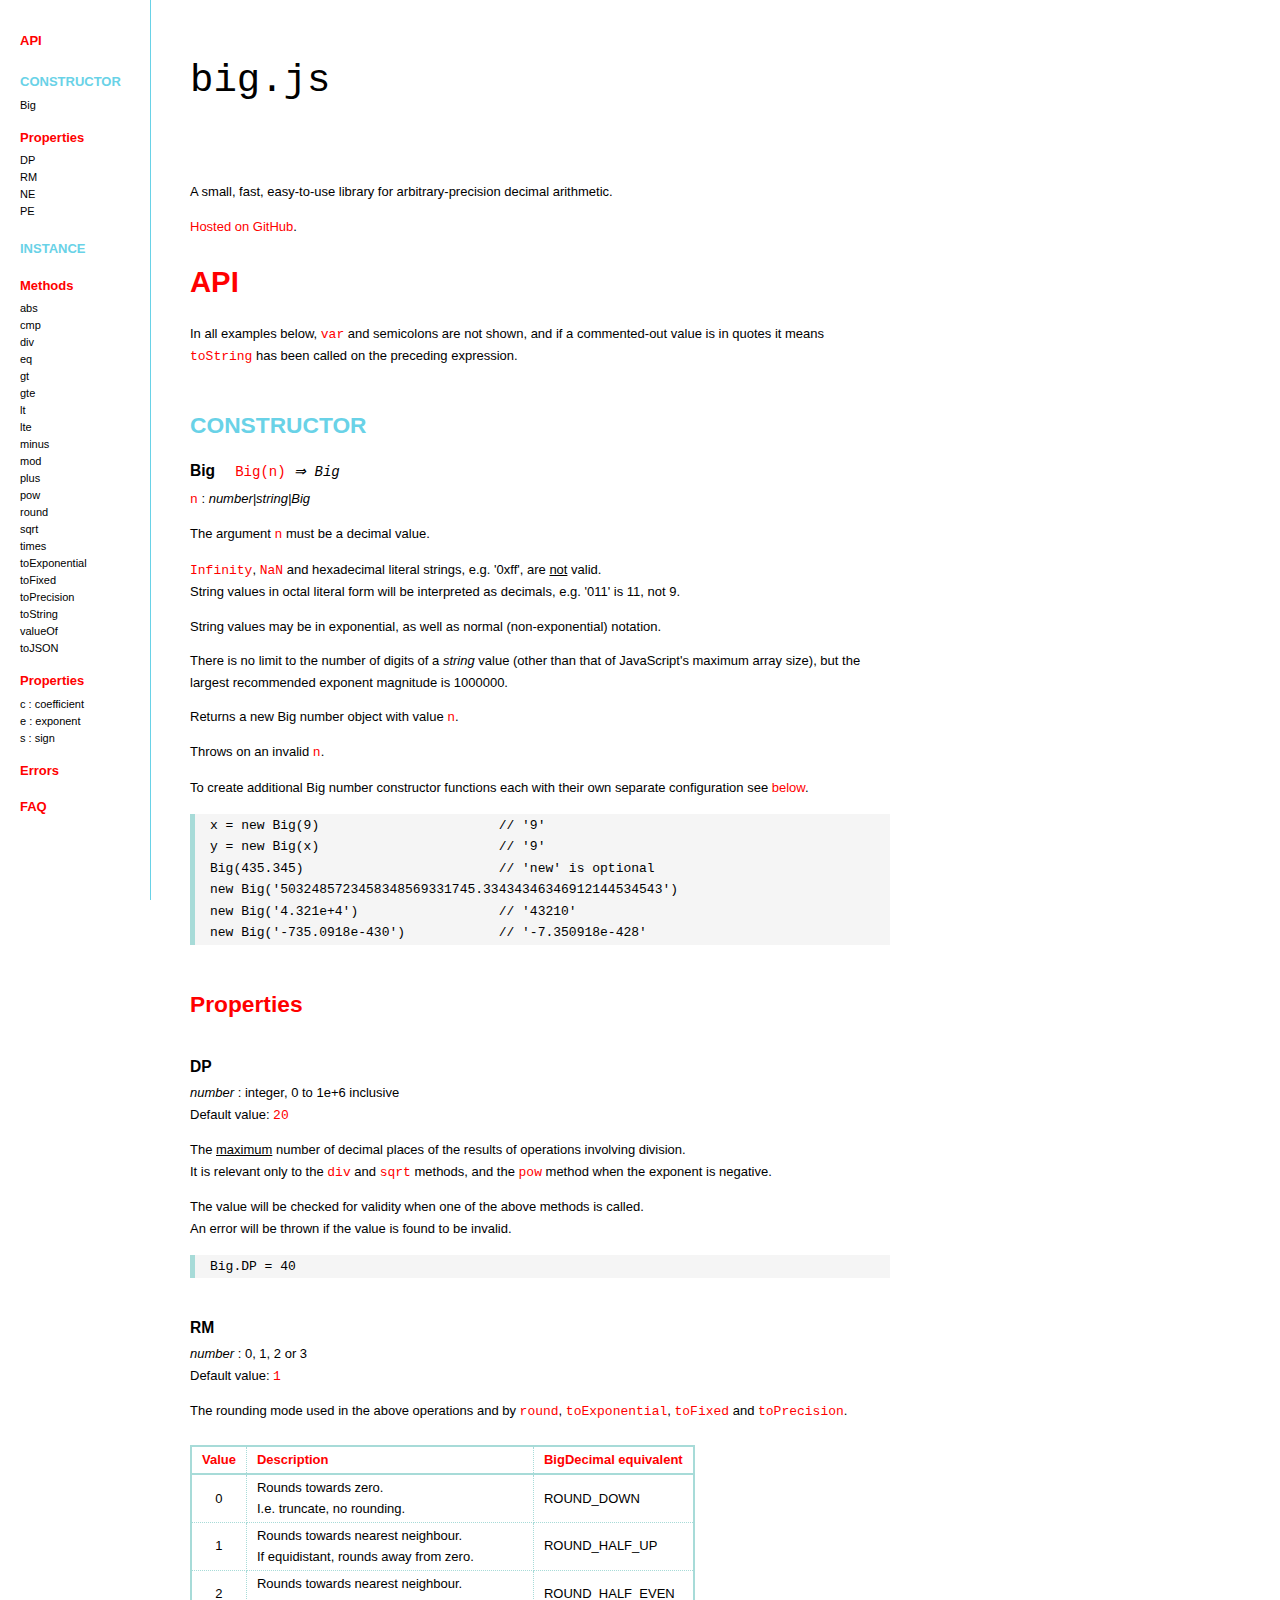
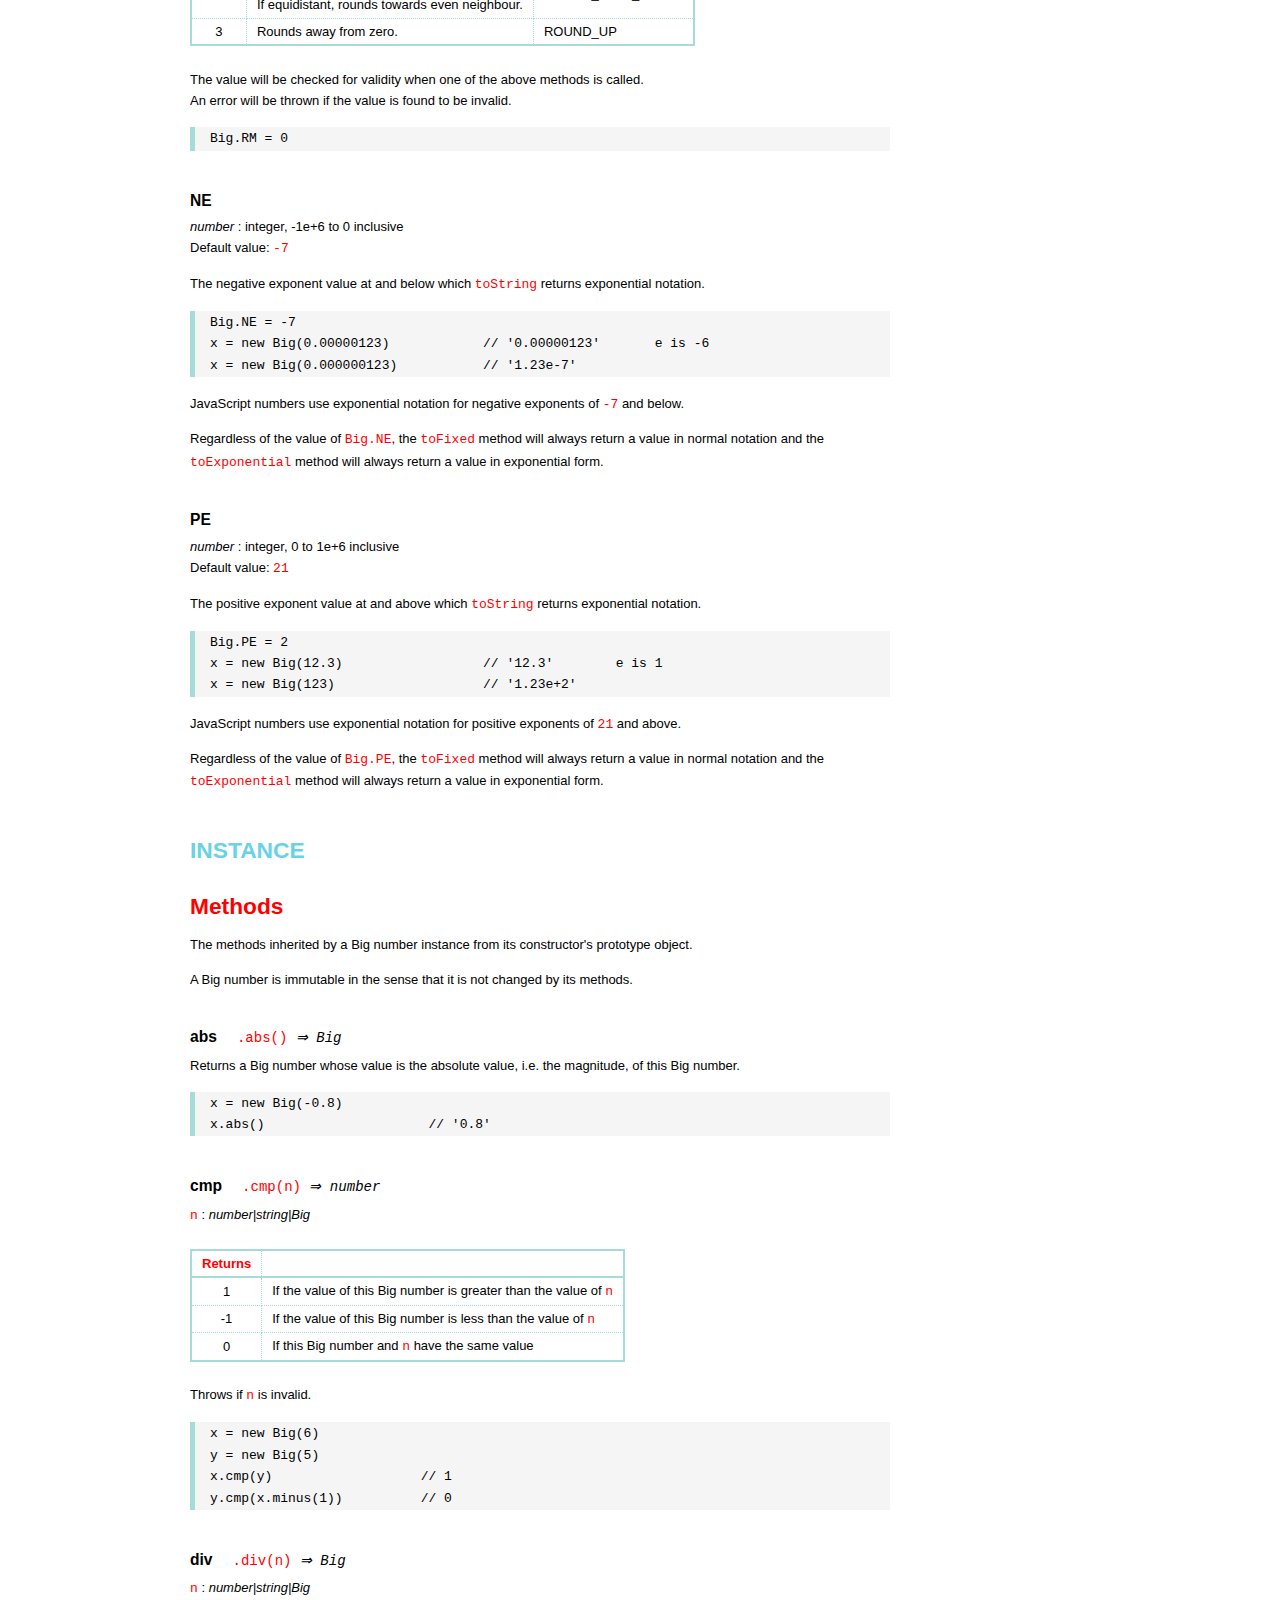
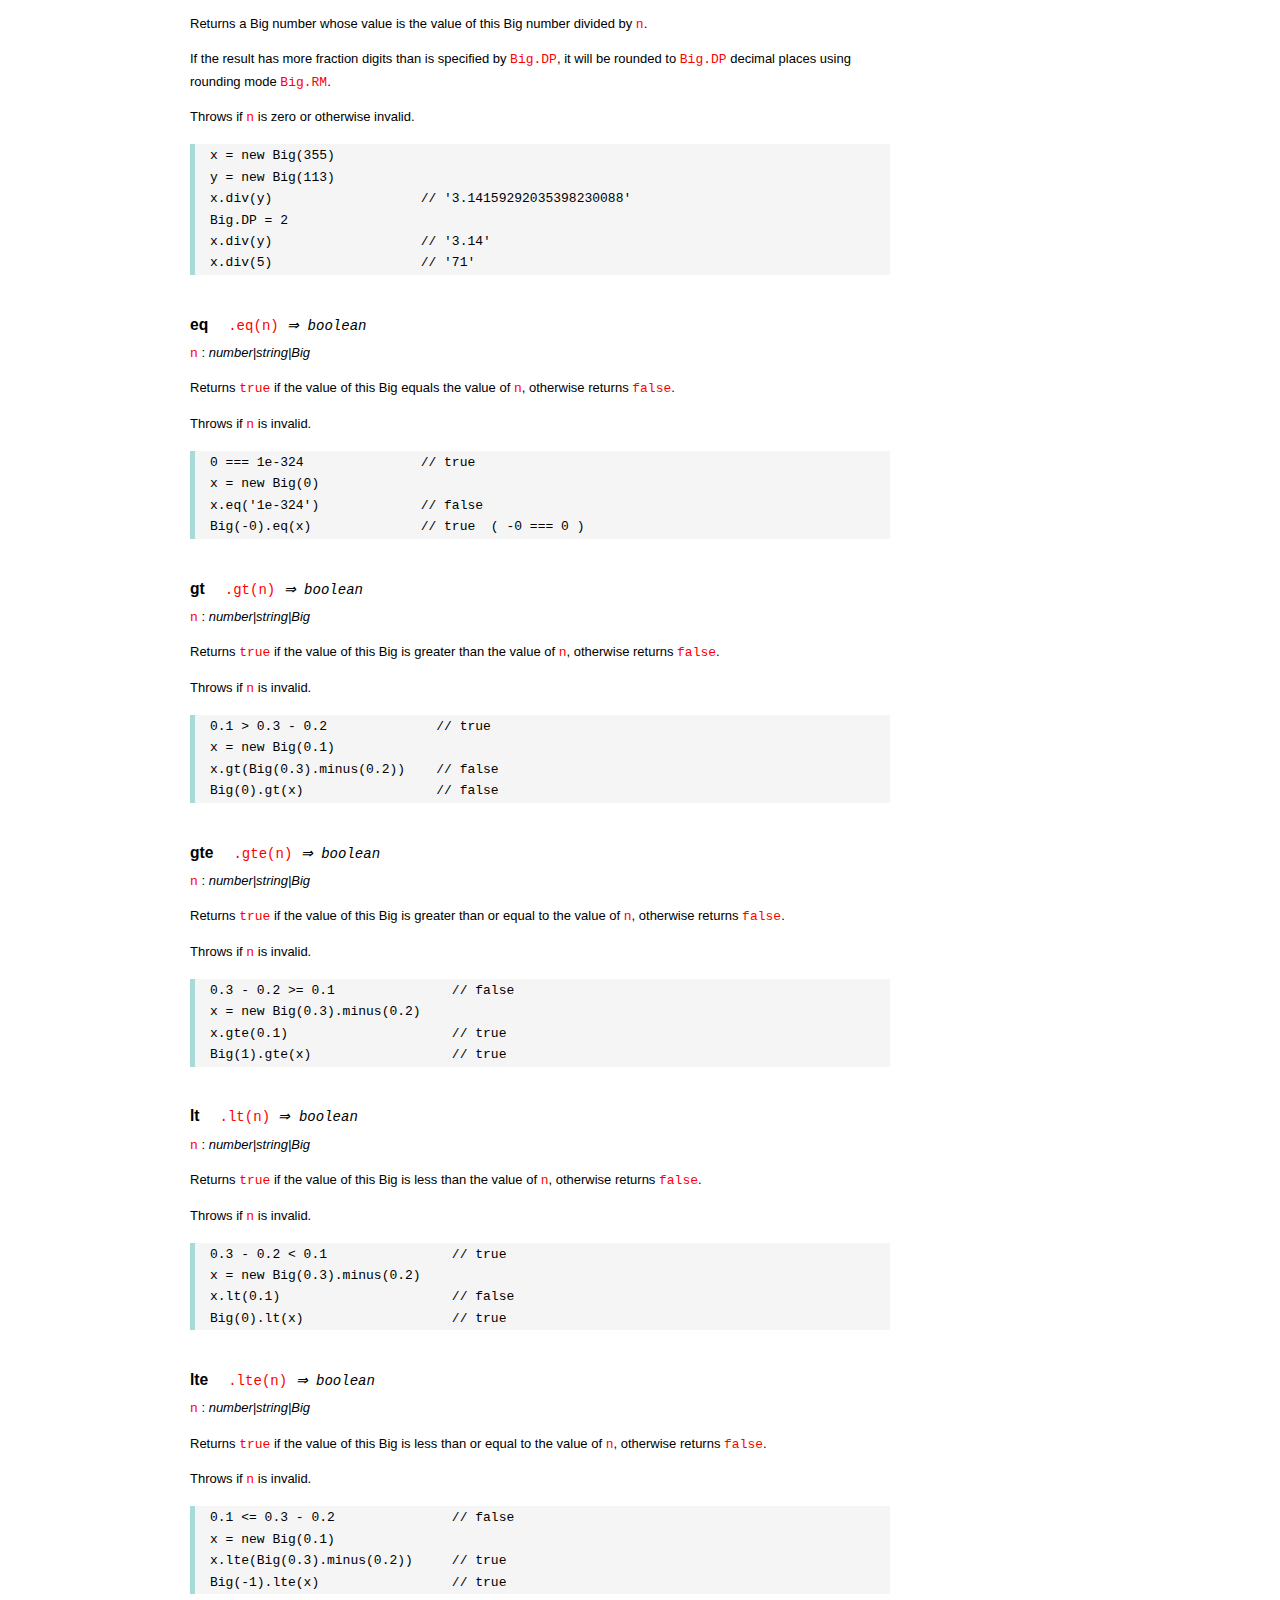
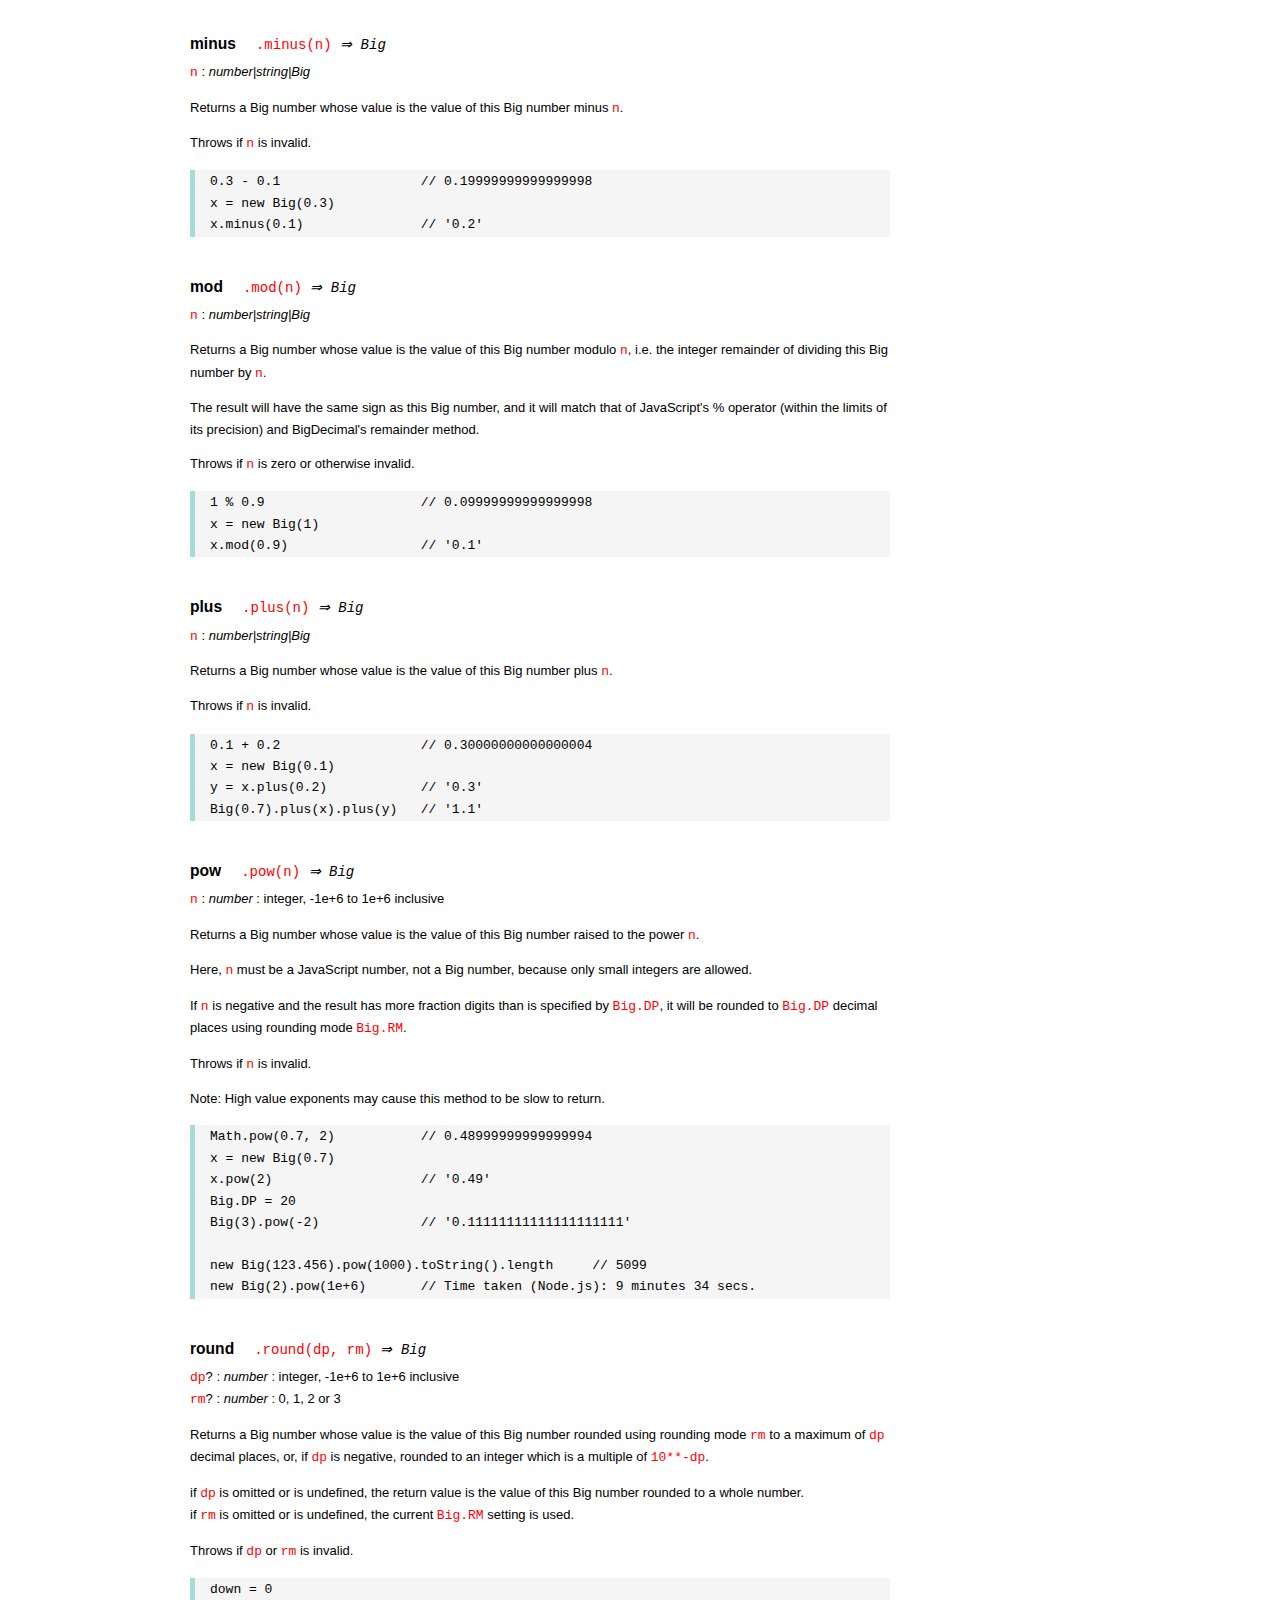
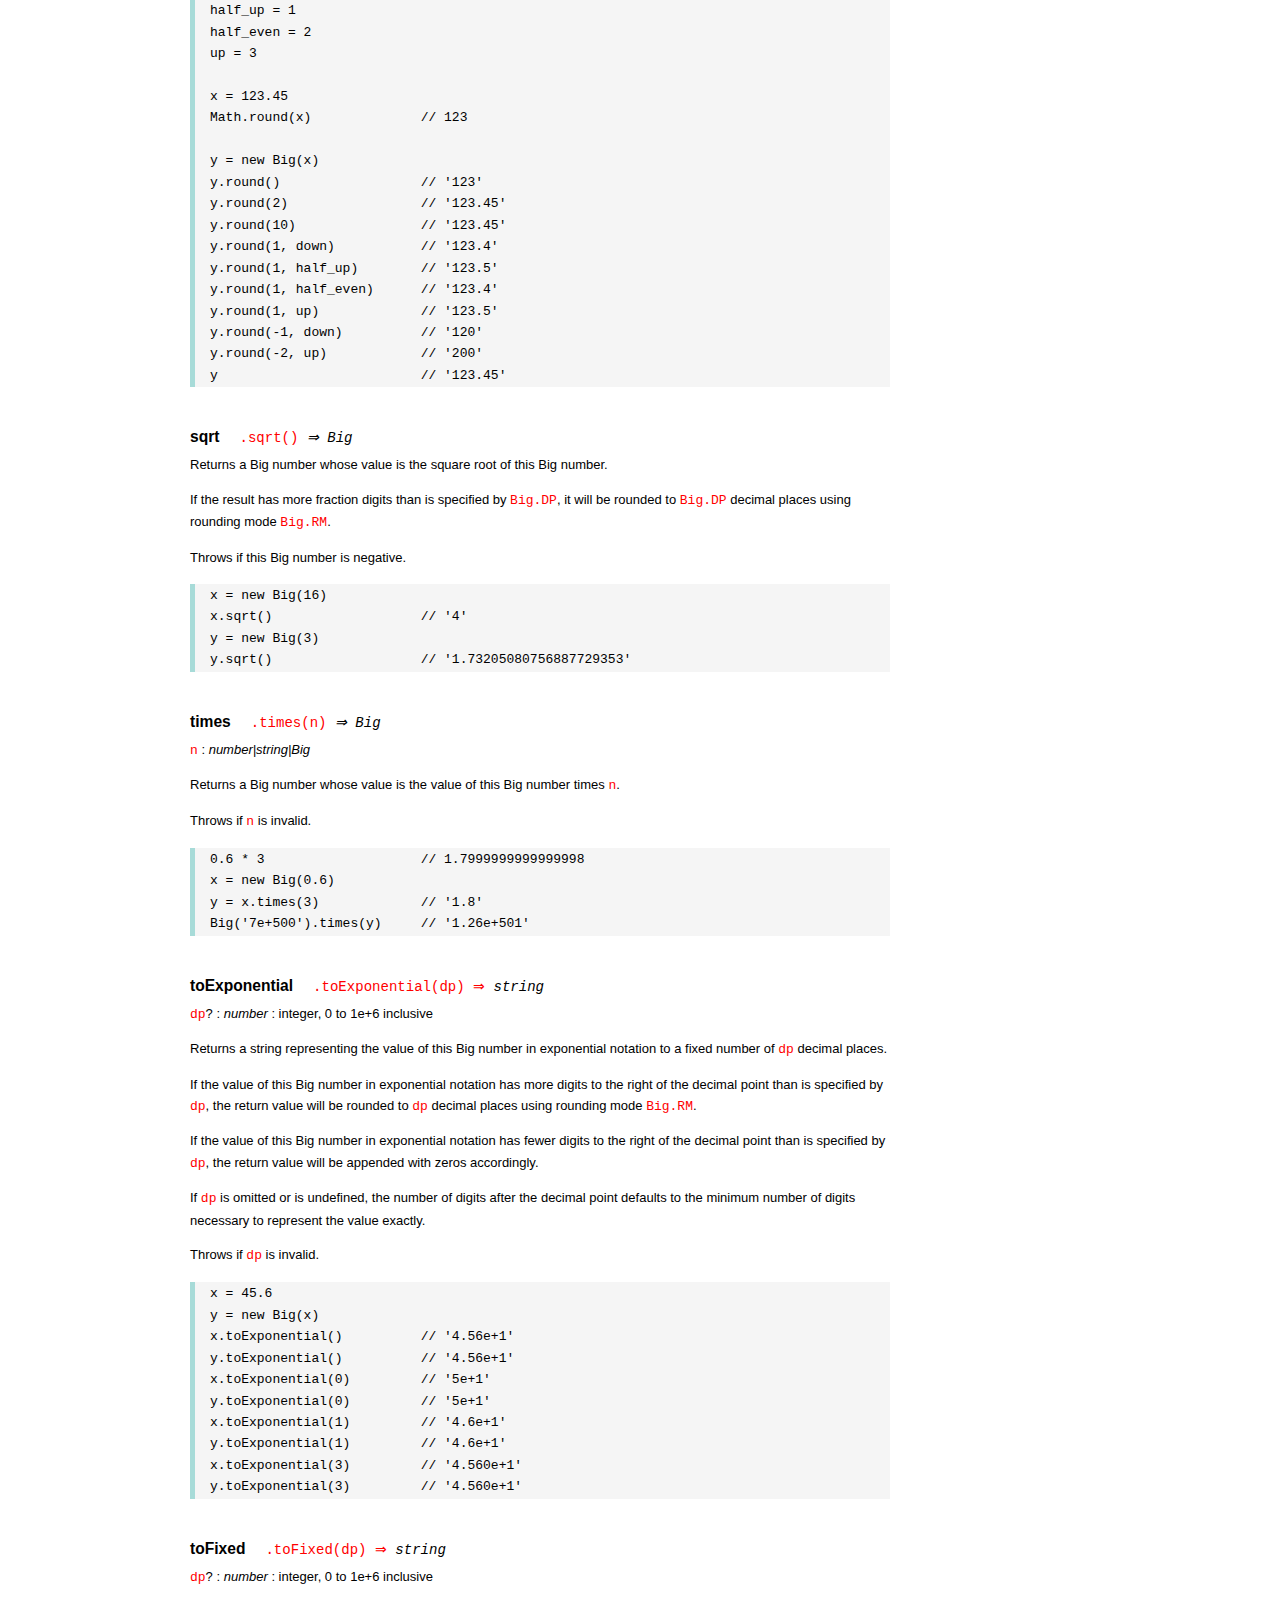
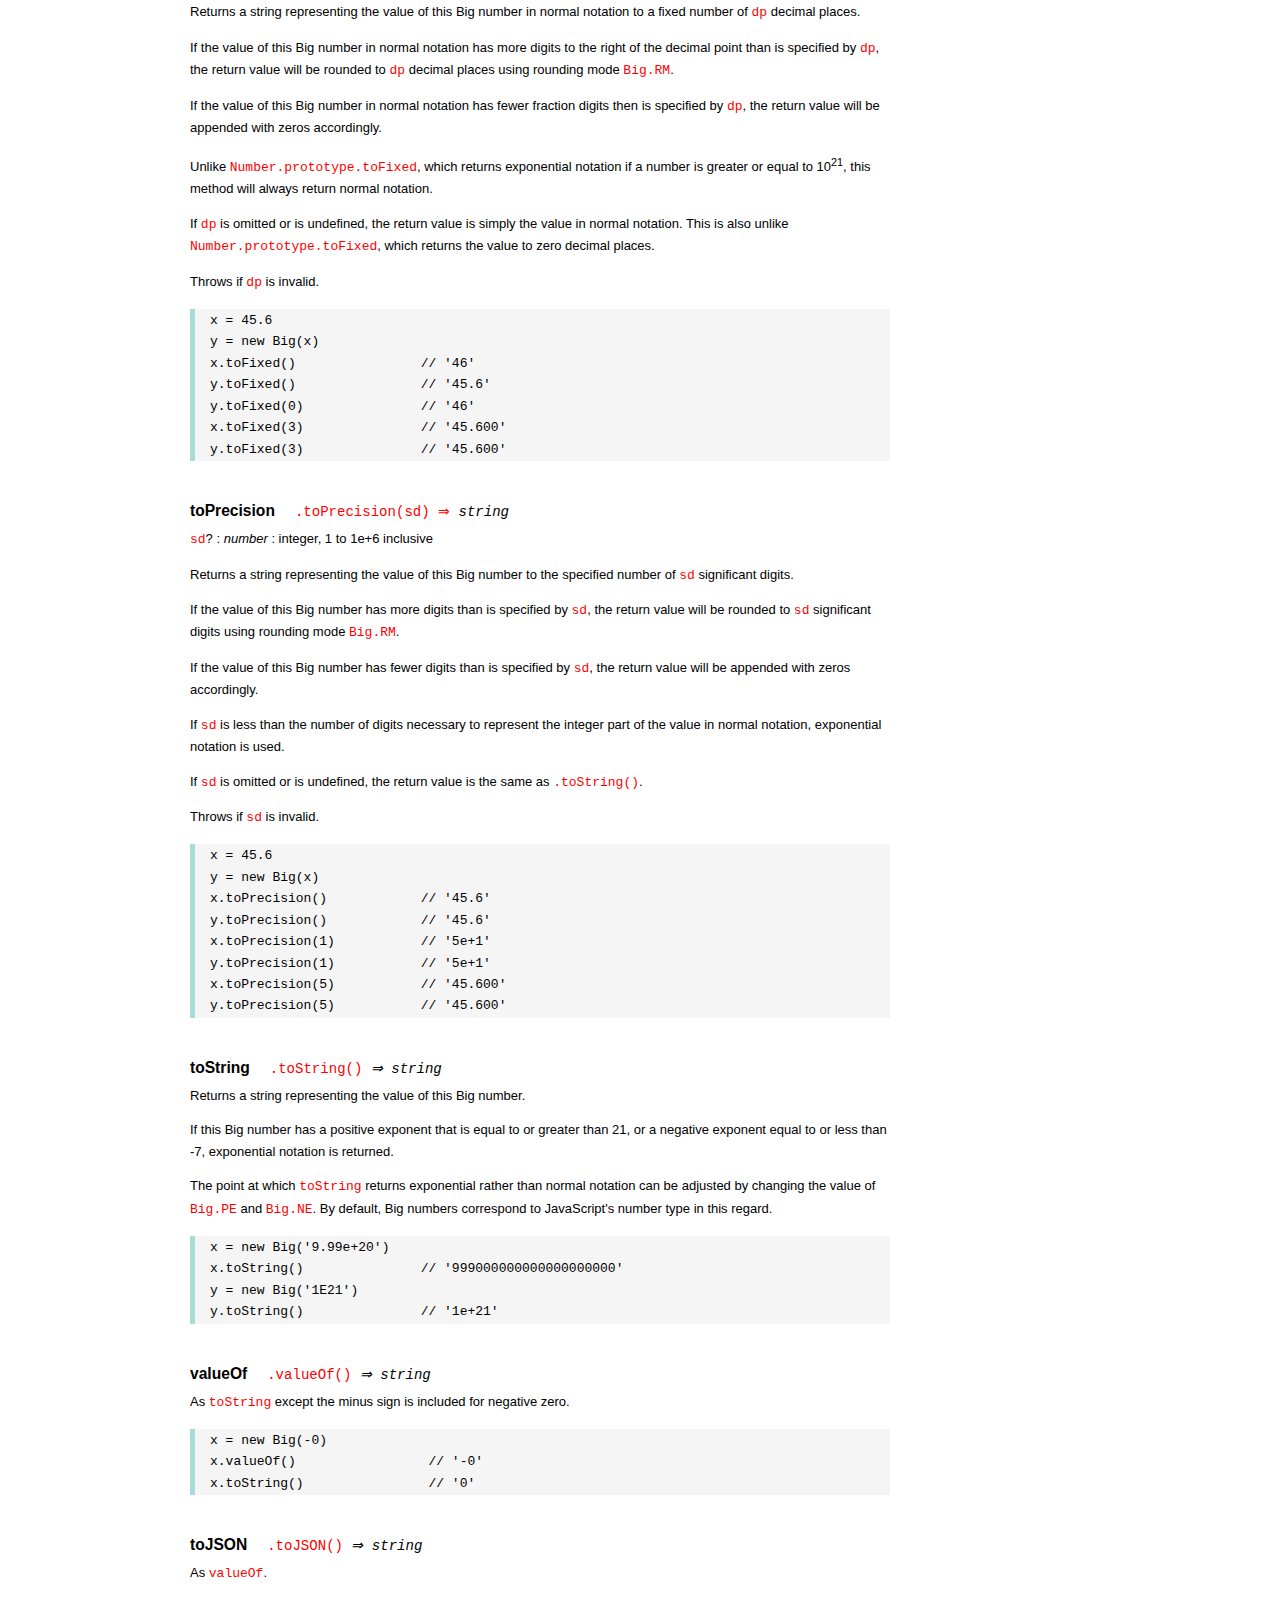
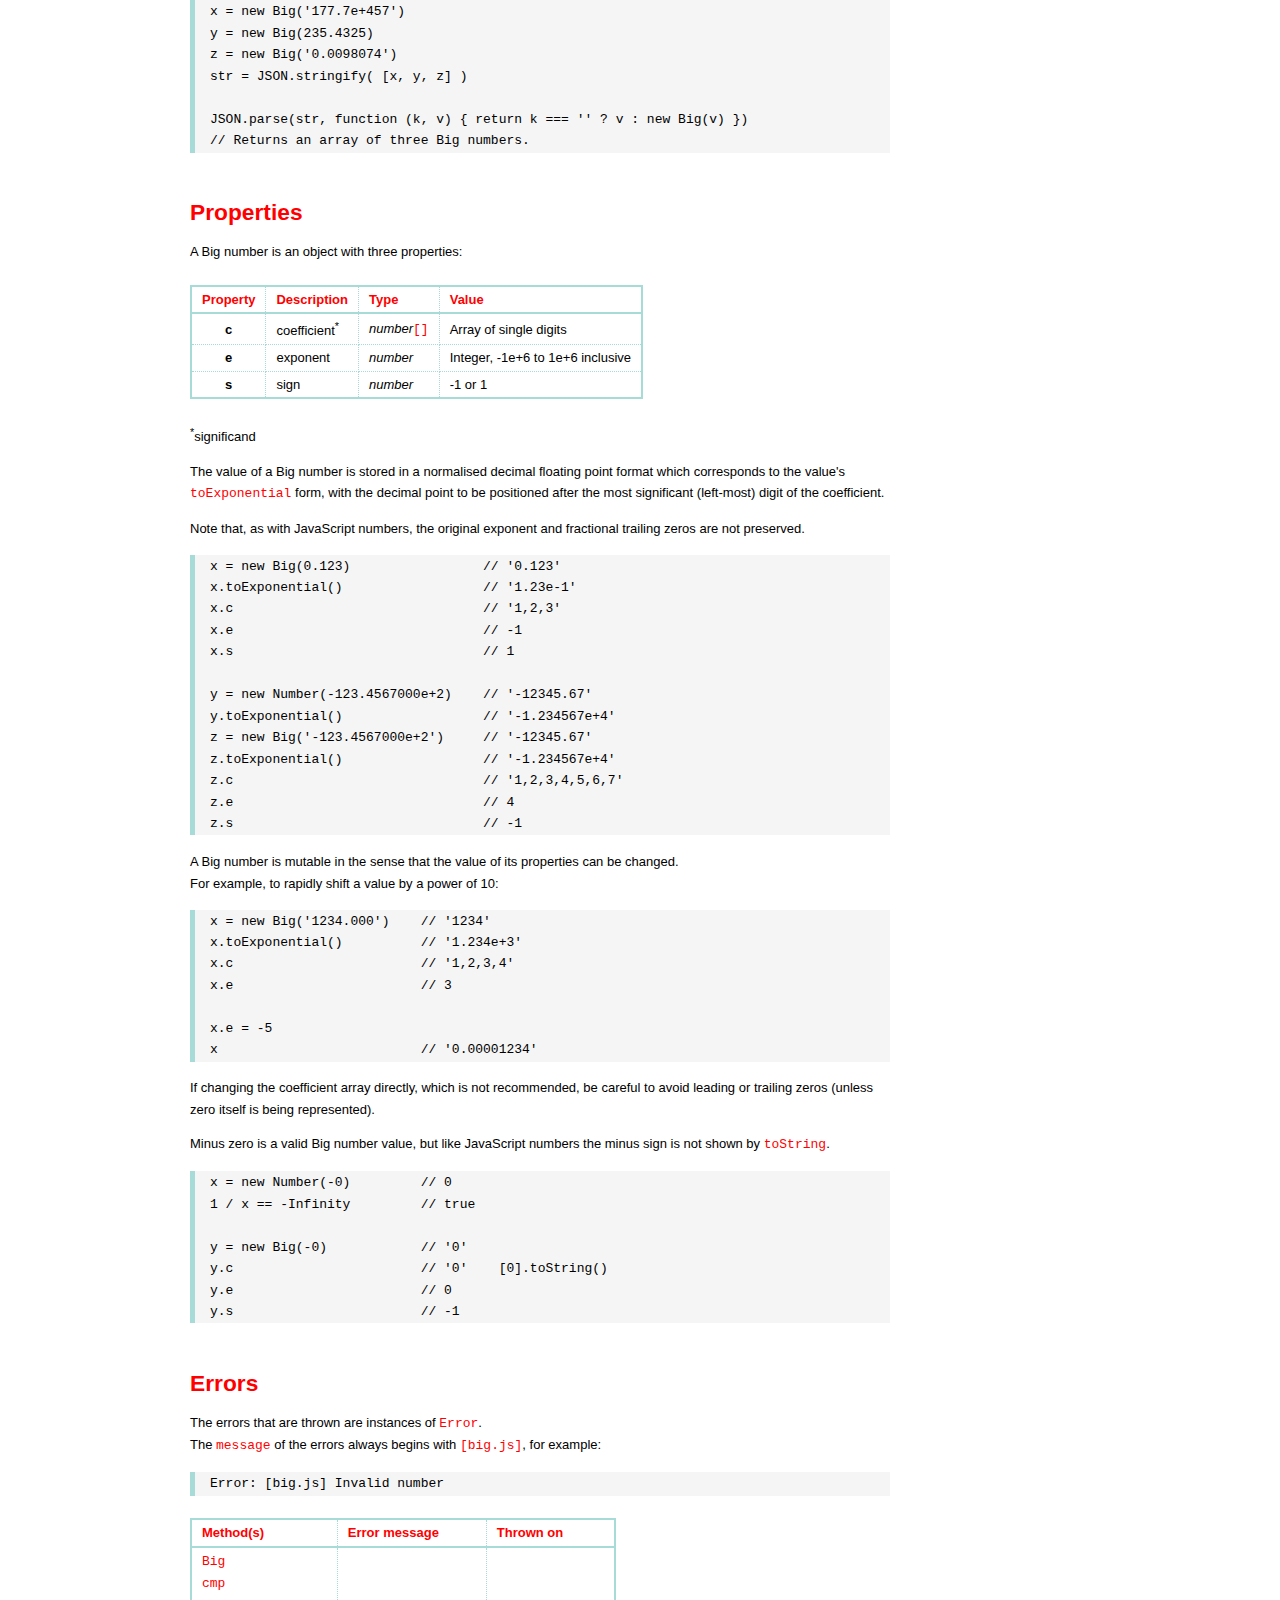
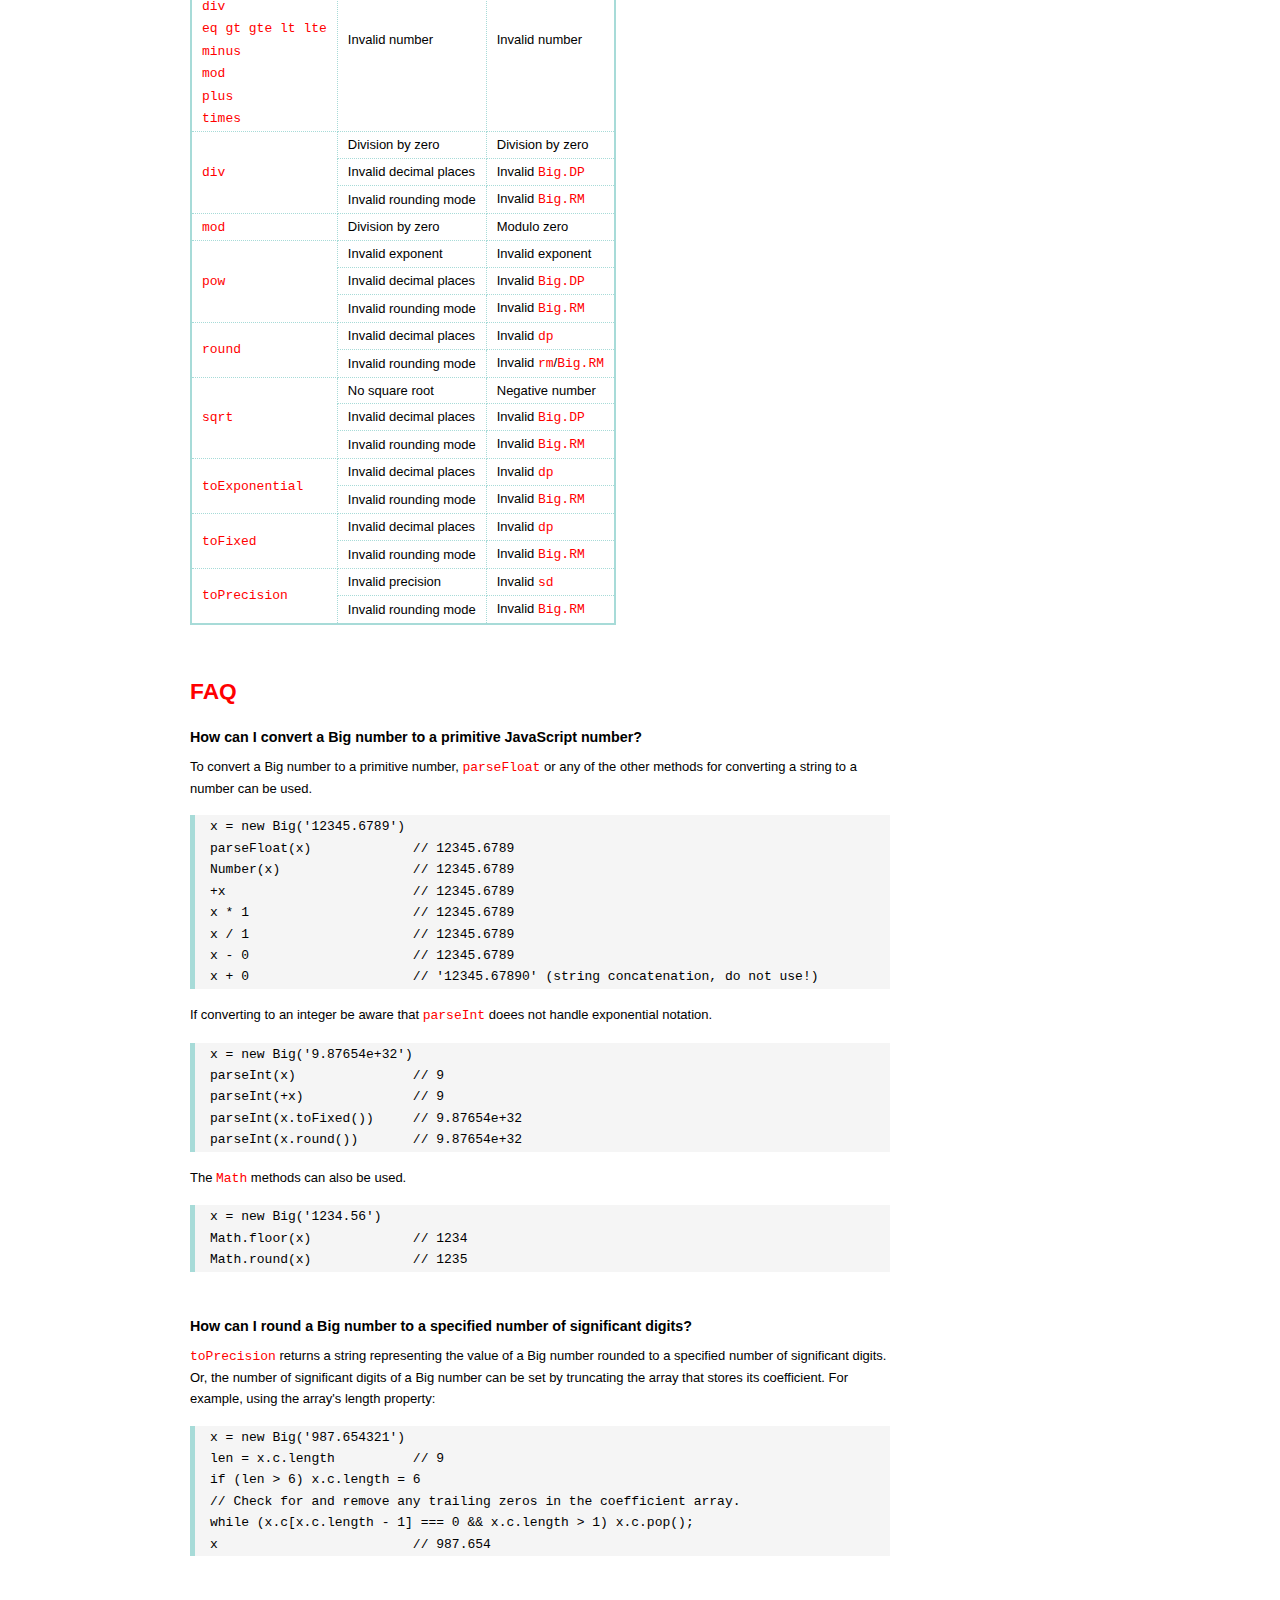
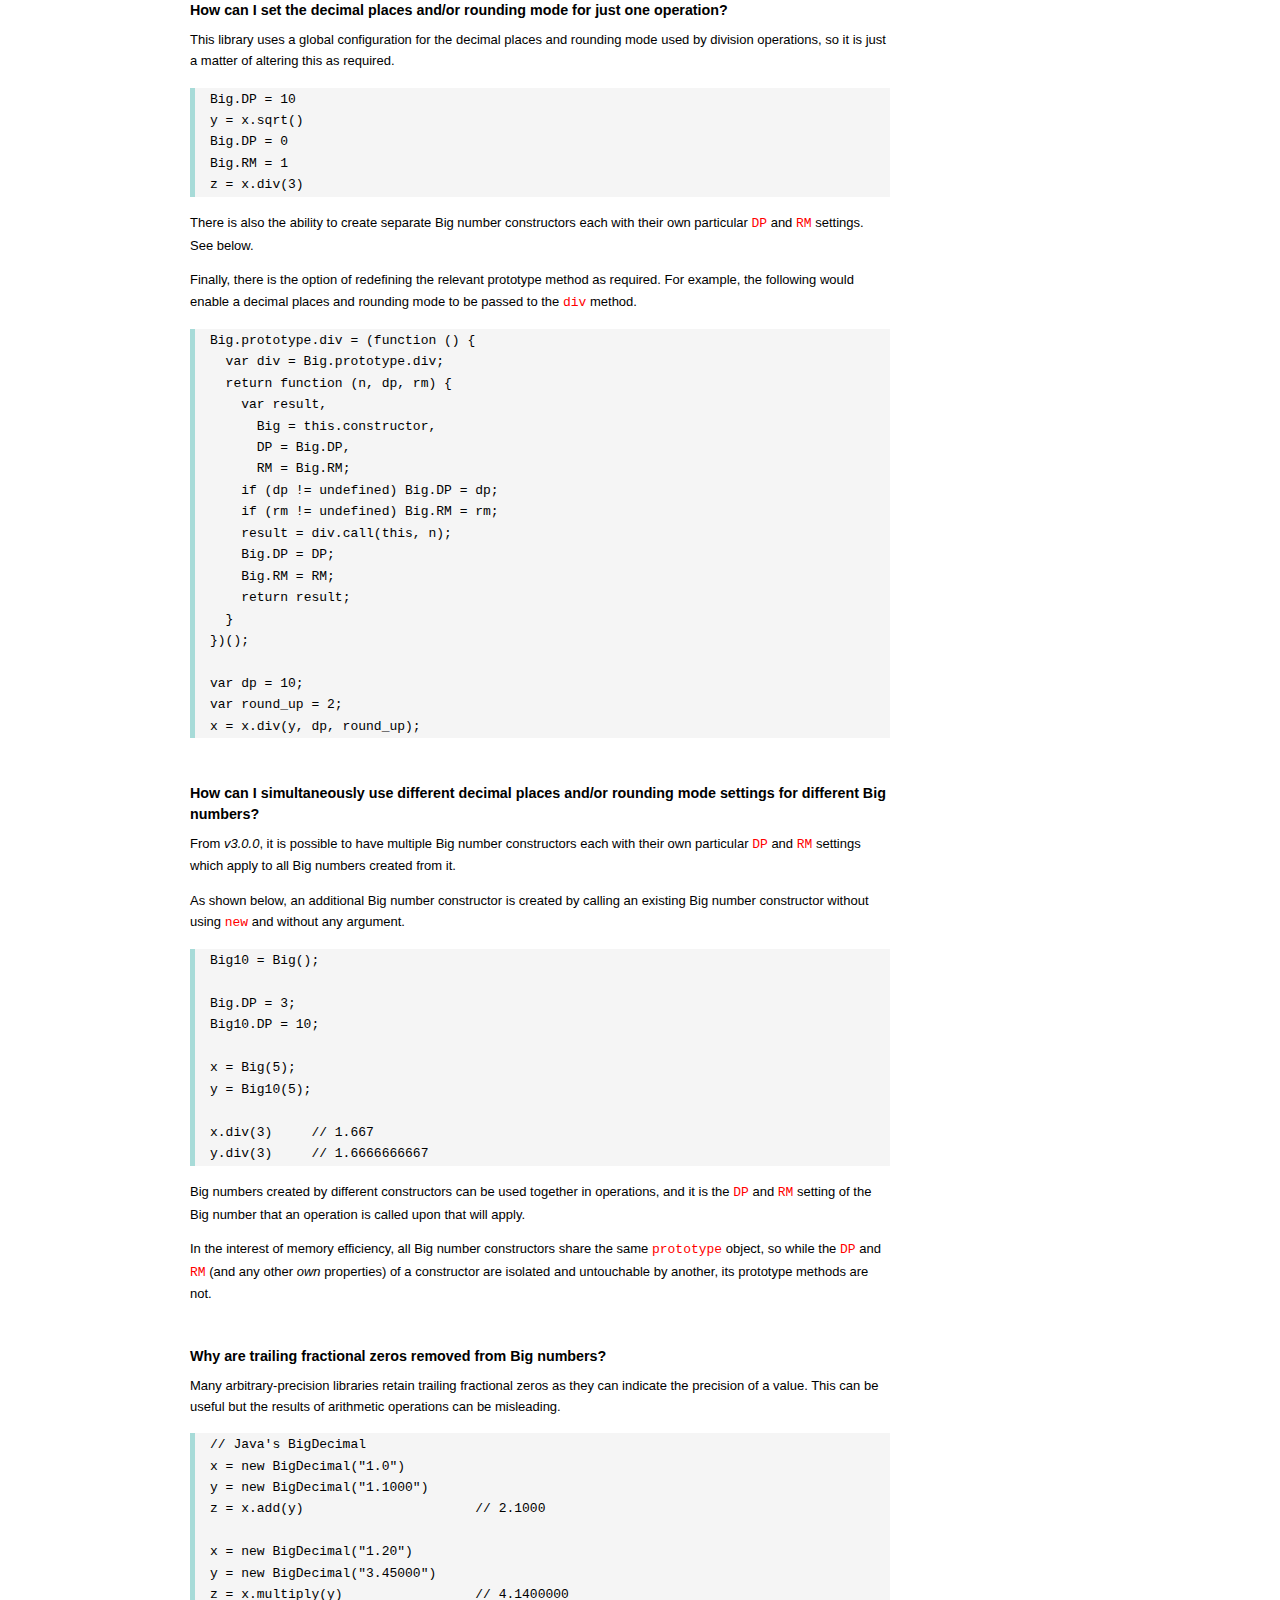
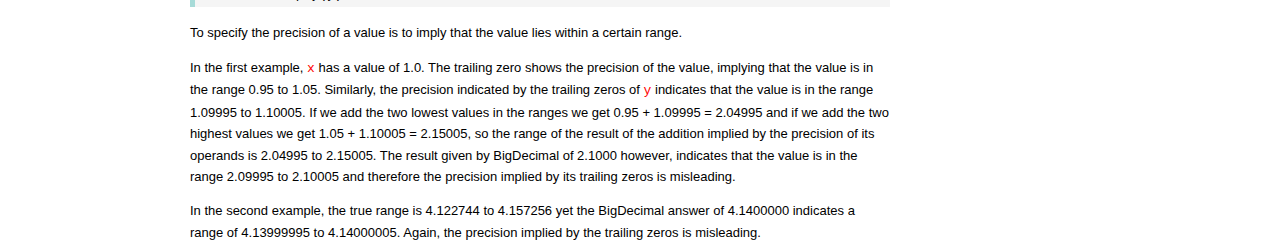
<file: scripts/big/doc/bigAPI.html>
<!DOCTYPE HTML>
<html>
<head>
  <meta charset="utf-8">
  <meta name="Author" content="M Mclaughlin">
  <title>big.js API</title>
  <style>
html{font-family:sans-serif;font-size:100%}
body{font-family:"Helvetica Neue",Helvetica,Arial,sans-serif;font-size:13px;
  line-height:1.65em;background:#fff;min-height:100%;margin:0}
body,i{color:#000}
.nav{background:#fff;position:fixed;top:0;bottom:0;left:0;width:130px;
  overflow-y:auto;padding:15px 0 30px 20px; border-right: 1px solid #69d2e7}
div.container{width:700px;margin:30px 0 50px 190px}
p{margin:0 0 1em;width:700px}
pre,ul{margin:1em 0}
h1,h2,h3,h4,h5{margin:0;padding:1.5em 0 0}
h1,h2{padding:.75em 0 1em}
h1{font:400 3em Consolas, monaco, monospace;color:#000;margin-bottom:1em}
h2{font-size:2.25em;color:#f00}
h3{font-size:1.75em;color:#69d2e7}
h4{font-size:1.75em;color:#f00;padding-bottom:.75em}
h5{font-size:1.2em;padding-bottom:.3em}
h6{font-size:1.1em;margin:0;padding:0.5em 0}
b{font-weight:700}
a,a:visited{color:#f00;text-decoration:none}
a:active,a:hover{outline:0;text-decoration:underline}
a:hover{text-decoration:underline}
.nav a,.nav b,.nav a:visited{display:block;color:#f00;font-weight:700;
  margin-top:15px}
.nav b{color:#69d2e7;margin-top:20px;cursor:default;width:auto}
ul{list-style-type:none;padding:0 0 0 20px}
.nav ul{line-height:14px;padding-left:0;margin:5px 0 0}
.nav ul a,.nav ul a:visited{display:inline;color:#000;font-family:Verdana,
  Geneva,sans-serif;font-size:11px;font-weight:400;margin:0}
.inset,ul.inset{margin-left:20px}
code.inset{font-size:.9em}
.nav li{cursor:pointer;width:auto;margin:0 0 3px}
span.alias{font-style:italic;margin-left:20px}
table{border-collapse:collapse;border-spacing:0;border:2px solid #a7dbd8;
  margin:1.75em 0;padding:0}
td,th{text-align:left;margin:0;padding:2px 10px;border:1px dotted #a7dbd8}
th{border-top:2px solid #a7dbd8;border-bottom:2px solid #a7dbd8;color:#f00}
pre{background:#f5f5f5;white-space:pre-wrap;word-wrap:break-word;
  border-left:5px solid #a7dbd8;padding:1px 0 1px 15px;margin:1.2em 0}
code,pre{font-family:Monaco,Consolas,"Lucida Console",monospace;
  font-weight:400}
.end{margin-bottom:25px}
code, .nav-title, .error{color:#f00}
.centre{text-align:center}

  </style>
</head>
<body>

  <div class="nav">

    <a class='nav-title' href="#">API</a>

    <b> CONSTRUCTOR </b>
    <ul>
      <li><a href="#big">Big</a></li>
    </ul>

    <a href="#constructor-properties">Properties</a>
    <ul>
      <li><a href="#dp"     >DP</a></li>
      <li><a href="#rm"     >RM</a></li>
      <li><a href="#eneg"   >NE</a></li>
      <li><a href="#epos"   >PE</a></li>
    </ul>

    <b> INSTANCE </b>

    <a href="#prototype-methods">Methods</a>
    <ul>
      <li><a href="#abs"    >abs</a></li>
      <li><a href="#cmp"    >cmp</a></li>
      <li><a href="#div"    >div</a></li>
      <li><a href="#eq"     >eq</a></li>
      <li><a href="#gt"     >gt</a></li>
      <li><a href="#gte"    >gte</a></li>
      <li><a href="#lt"     >lt</a></li>
      <li><a href="#lte"    >lte</a></li>
      <li><a href="#minus"  >minus</a></li>
      <li><a href="#mod"    >mod</a></li>
      <li><a href="#plus"   >plus</a></li>
      <li><a href="#pow"    >pow</a></li>
      <li><a href="#round"  >round</a></li>
      <li><a href="#sqrt"   >sqrt</a></li>
      <li><a href="#times"  >times</a></li>
      <li><a href="#toE"    >toExponential</a></li>
      <li><a href="#toF"    >toFixed</a></li>
      <li><a href="#toP"    >toPrecision</a></li>
      <li><a href="#toS"    >toString</a></li>
      <li><a href="#valueOf">valueOf</a></li>
      <li><a href="#toJSON" >toJSON</a></li>
    </ul>

    <a href="#instance-properties">Properties</a>
    <ul>
      <li><a href="#coefficient">c : coefficient</a></li>
      <li><a href="#exponent"   >e : exponent</a></li>
      <li><a href="#sign"       >s : sign</a></li>
    </ul>

    <a href="#Errors">Errors</a>

    <a class='end' href="#faq">FAQ</a>

  </div>

  <div class="container">

    <h1>big.js</h1>

    <p>
      A small, fast, easy-to-use library for arbitrary-precision decimal
      arithmetic.
    </p>

    <p><a href="https://github.com/MikeMcl/big.js/">Hosted on GitHub</a>.</p>

    <h2>API</h2>

    <p>
      In all examples below, <code>var</code> and semicolons are not shown, and
      if a commented-out value is in quotes it means <code>toString</code> has
      been called on the preceding expression.
    </p>



    <h3>CONSTRUCTOR</h3>

    <h5 id="big">
      Big<code class='inset'>Big(n) <i>&rArr; Big</i></code>
    </h5>
    <p><code>n</code> : <i>number|string|Big</i></p>
    <p>The argument <code>n</code> must be a decimal value.</p>
    <p>
      <code>Infinity</code>, <code>NaN</code> and hexadecimal literal
      strings, e.g. '0xff', are <u>not</u> valid.<br>
      String values in octal literal form will be interpreted as decimals,
      e.g. '011' is 11, not 9.
    </p>
    <p>
      String values may be in exponential, as well as normal (non-exponential)
      notation.
    </p>
    <p>
      There is no limit to the number of digits of a <em>string</em> value
      (other than that of JavaScript's maximum array size), but the largest
      recommended exponent magnitude is 1000000.
    </p>
    <p>Returns a new Big number object with value <code>n</code>.</p>
    <p>Throws on an invalid <code>n</code>.</p>
    <p>
      To create additional Big number constructor functions each with their own
      separate configuration see <a href='#multiple'>below</a>.
    </p>
    <pre>
x = new Big(9)                       // '9'
y = new Big(x)                       // '9'
Big(435.345)                         // 'new' is optional
new Big('5032485723458348569331745.33434346346912144534543')
new Big('4.321e+4')                  // '43210'
new Big('-735.0918e-430')            // '-7.350918e-428'</pre>



    <h4 id="constructor-properties">Properties</h4>

    <h5 id="dp">DP</h5>
    <p>
      <i>number</i> : integer, 0 to 1e+6 inclusive<br />
      Default value: <code>20</code>
    </p>
    <p>
      The <u>maximum</u> number of decimal places of the results of operations
      involving division.<br />
      It is relevant only to the <code>div</code> and <code>sqrt</code> methods,
      and the <code>pow</code> method when the exponent is negative.
    </p>
    <p>
      The value will be checked for validity when one of the above methods is
      called.<br /> An error will be thrown if the value is found to be invalid.
    </p>
    <pre>Big.DP = 40</pre>



    <h5 id="rm">RM</h5>
    <p>
      <i>number</i> : 0, 1, 2 or 3<br />
      Default value: <code>1</code>
    </p>
    <p>
      The rounding mode used in the above operations and by
      <a href='#round'><code>round</code></a>,
      <a href='#toE'><code>toExponential</code></a>,
      <a href='#toF'><code>toFixed</code></a> and
      <a href='#toP'><code>toPrecision</code></a>.
    </p>
    <table>
      <tr>
        <th>Value</th>
        <th>Description</th>
        <th>BigDecimal equivalent</th>
      </tr>
      <tr>
        <td class='centre'>0</td>
        <td>
          Rounds towards zero.<br />
          I.e. truncate, no rounding.
        </td>
        <td id="round-down">ROUND_DOWN</td>
      </tr>
      <tr>
        <td class='centre'>1</td>
        <td>
          Rounds towards nearest neighbour.<br />
          If equidistant, rounds away from zero.
        </td>
        <td id="round-half-up">ROUND_HALF_UP</td>
      </tr>
      <tr>
        <td class='centre'>2</td>
        <td>
          Rounds towards nearest neighbour.<br />
          If equidistant, rounds towards even neighbour.
        </td>
        <td id="round-half-even">ROUND_HALF_EVEN</td>
      </tr>
      <tr>
        <td class='centre'>3</td>
        <td>Rounds away from zero.</td>
        <td id="round-up">ROUND_UP</td>
      </tr>
    </table>
    <p>
      The value will be checked for validity when one of the above methods is
      called.<br /> An error will be thrown if the value is found to be invalid.
    </p>
    <pre>Big.RM = 0</pre>



    <h5 id="eneg">NE</h5>
    <p>
      <i>number</i> : integer, -1e+6 to 0 inclusive<br />
      Default value: <code>-7</code>
    </p>
    <p>
      The negative exponent value at and below which
      <a href='#toS'><code>toString</code></a> returns exponential notation.
    </p>
    <pre>
Big.NE = -7
x = new Big(0.00000123)            // '0.00000123'       e is -6
x = new Big(0.000000123)           // '1.23e-7'</pre>
    <p>
      JavaScript numbers use exponential notation for negative exponents of
      <code>-7</code> and below.
    </p>
    <p>
      Regardless of the value of <code>Big.NE</code>, the
      <a href='#toF'><code>toFixed</code></a> method will always return a value
      in normal notation and the <a href='#toE'><code>toExponential</code></a>
      method will always return a value in exponential form.
    </p>



    <h5 id="epos">PE</h5>
    <p>
      <i>number</i> : integer, 0 to 1e+6 inclusive<br />
      Default value: <code>21</code>
    </p>
    <p>
      The positive exponent value at and above which
      <a href='#toS'><code>toString</code></a> returns exponential notation.
    </p>
    <pre>
Big.PE = 2
x = new Big(12.3)                  // '12.3'        e is 1
x = new Big(123)                   // '1.23e+2'</pre>
    <p>
      JavaScript numbers use exponential notation for positive exponents of
      <code>21</code> and above.
    </p>
    <p>
      Regardless of the value of <code>Big.PE</code>, the
      <a href='#toF'><code>toFixed</code></a> method will always return a value
      in normal notation and the <a href='#toE'><code>toExponential</code></a>
      method will always return a value in exponential form.
    </p>



    <h3>INSTANCE</h3>

    <h4 id="prototype-methods">Methods</h4>
    <p>
      The methods inherited by a Big number instance from its constructor's
      prototype object.
    </p>
    <p>
      A Big number is immutable in the sense that it is not changed by its
      methods.
    </p>



    <h5 id="abs">abs<code class='inset'>.abs() <i>&rArr; Big</i></code></h5>
    <p>
      Returns a Big number whose value is the absolute value, i.e. the
      magnitude, of this Big number.
    </p>
    <pre>
x = new Big(-0.8)
x.abs()                     // '0.8'</pre>



    <h5 id="cmp">
      cmp<code class='inset'>.cmp(n) <i>&rArr; number</i></code>
    </h5>
    <p><code>n</code> : <i>number|string|Big</i><br /></p>
    <table>
      <tr>
        <th>Returns</th>
        <th colspan=2>&nbsp;</th>
      </tr>
      <tr>
        <td class='centre'>1</td>
        <td>
          If the value of this Big number is greater than the value of
          <code>n</code>
        </td>
      </tr>
      <tr>
        <td class='centre'>-1</td>
        <td>
          If the value of this Big number is less than the value of
          <code>n</code>
        </td>
      </tr>
      <tr>
        <td class='centre'>0</td>
        <td>If this Big number and <code>n</code> have the same value</td>
      </tr>
    </table>
    <p>Throws if <code>n</code> is invalid.</p>
    <pre>
x = new Big(6)
y = new Big(5)
x.cmp(y)                   // 1
y.cmp(x.minus(1))          // 0</pre>



    <h5 id="div">div<code class='inset'>.div(n) <i>&rArr; Big</i></code></h5>
    <p><code>n</code> : <i>number|string|Big</i><br /></p>
    <p>
      Returns a Big number whose value is the value of this Big number divided
      by <code>n</code>.
    </p>
    <p>
      If the result has more fraction digits than is specified by
      <a href='#dp'><code>Big.DP</code></a>, it will be rounded to
      <a href='#dp'><code>Big.DP</code></a> decimal places using rounding mode
      <a href='#rm'><code>Big.RM</code></a>.
    </p>
    <p>Throws if <code>n</code> is zero or otherwise invalid.</p>
    <pre>
x = new Big(355)
y = new Big(113)
x.div(y)                   // '3.14159292035398230088'
Big.DP = 2
x.div(y)                   // '3.14'
x.div(5)                   // '71'</pre>






    <h5 id="eq">eq<code class='inset'>.eq(n) <i>&rArr; boolean</i></code></h5>
    <p><code>n</code> : <i>number|string|Big</i></p>
    <p>
      Returns <code>true</code> if the value of this Big equals the value
      of <code>n</code>, otherwise returns <code>false</code>.
    </p>
    <p>Throws if <code>n</code> is invalid.</p>
    <pre>
0 === 1e-324               // true
x = new Big(0)
x.eq('1e-324')             // false
Big(-0).eq(x)              // true  ( -0 === 0 )</pre>



    <h5 id="gt">
      gt<code class='inset'>.gt(n) <i>&rArr; boolean</i></code>
    </h5>
    <p><code>n</code> : <i>number|string|Big</i></p>
    <p>
      Returns <code>true</code> if the value of this Big is greater than
      the value of <code>n</code>, otherwise returns <code>false</code>.
    </p>
    <p>Throws if <code>n</code> is invalid.</p>
    <pre>
0.1 &gt; 0.3 - 0.2              // true
x = new Big(0.1)
x.gt(Big(0.3).minus(0.2))    // false
Big(0).gt(x)                 // false</pre>



    <h5 id="gte">
      gte<code class='inset'>.gte(n) <i>&rArr; boolean</i></code>
    </h5>
    <p><code>n</code> : <i>number|string|Big</i></p>
    <p>
      Returns <code>true</code> if the value of this Big is greater than
      or equal to the value of <code>n</code>, otherwise returns
      <code>false</code>.
    </p>
    <p>Throws if <code>n</code> is invalid.</p>
    <pre>
0.3 - 0.2 &gt;= 0.1               // false
x = new Big(0.3).minus(0.2)
x.gte(0.1)                     // true
Big(1).gte(x)                  // true</pre>



    <h5 id="lt">
      lt<code class='inset'>.lt(n) <i>&rArr; boolean</i></code>
    </h5>
    <p><code>n</code> : <i>number|string|Big</i></p>
    <p>
      Returns <code>true</code> if the value of this Big is less than the
      value of <code>n</code>, otherwise returns <code>false</code>.
    </p>
    <p>Throws if <code>n</code> is invalid.</p>
    <pre>
0.3 - 0.2 &lt; 0.1                // true
x = new Big(0.3).minus(0.2)
x.lt(0.1)                      // false
Big(0).lt(x)                   // true</pre>



    <h5 id="lte">
      lte<code class='inset'>.lte(n) <i>&rArr; boolean</i></code>
    </h5>
    <p><code>n</code> : <i>number|string|Big</i></p>
    <p>
      Returns <code>true</code> if the value of this Big is less than or
      equal to the value of <code>n</code>, otherwise returns
      <code>false</code>.
    </p>
    <p>Throws if <code>n</code> is invalid.</p>
    <pre>
0.1 &lt;= 0.3 - 0.2               // false
x = new Big(0.1)
x.lte(Big(0.3).minus(0.2))     // true
Big(-1).lte(x)                 // true</pre>



    <h5 id="minus">
      minus<code class='inset'>.minus(n) <i>&rArr; Big</i></code>
    </h5>
    <p><code>n</code> : <i>number|string|Big</i></p>
    <p>
      Returns a Big number whose value is the value of this Big number minus
      <code>n</code>.
    </p>
    <p>Throws if <code>n</code> is invalid.</p>
    <pre>
0.3 - 0.1                  // 0.19999999999999998
x = new Big(0.3)
x.minus(0.1)               // '0.2'</pre>



    <h5 id="mod">mod<code class='inset'>.mod(n) <i>&rArr; Big</i></code></h5>
    <p><code>n</code> : <i>number|string|Big</i></p>
    <p>
      Returns a Big number whose value is the value of this Big number modulo
      <code>n</code>, i.e. the integer remainder of dividing this Big number by
      <code>n</code>.
    </p>
    <p>
      The result will have the same sign as this Big number, and it will match
      that of JavaScript's % operator (within the limits of its precision) and
      BigDecimal's remainder method.
    </p>
     <p>Throws if <code>n</code> is zero or otherwise invalid.</p>
    <pre>
1 % 0.9                    // 0.09999999999999998
x = new Big(1)
x.mod(0.9)                 // '0.1'</pre>



    <h5 id="plus">
      plus<code class='inset'>.plus(n) <i>&rArr; Big</i></code>
    </h5>
    <p><code>n</code> : <i>number|string|Big</i></p>
    <p>
      Returns a Big number whose value is the value of this Big number plus
      <code>n</code>.
    </p>
    <p>Throws if <code>n</code> is invalid.</p>
    <pre>
0.1 + 0.2                  // 0.30000000000000004
x = new Big(0.1)
y = x.plus(0.2)            // '0.3'
Big(0.7).plus(x).plus(y)   // '1.1'</pre>



     <h5 id="pow">pow<code class='inset'>.pow(n) <i>&rArr; Big</i></code>
    </h5>
    <p>
      <code>n</code> : <i>number</i> : integer, -1e+6 to 1e+6 inclusive
    </p>
    <p>
      Returns a Big number whose value is the value of this Big number raised to
      the power <code>n</code>.
    </p>
    <p>
      Here, <code>n</code> must be a JavaScript number, not a Big number,
      because only small integers are allowed.
    </p>
    <p>
      If <code>n</code> is negative and the result has more fraction digits
      than is specified by <a href='#dp'><code>Big.DP</code></a>, it will be
      rounded to <a href='#dp'><code>Big.DP</code></a> decimal places using
      rounding mode <a href='#rm'><code>Big.RM</code></a>.
    </p>
    <p>
      Throws if <code>n</code> is invalid.
    </p>
    <p>
      Note: High value exponents may cause this method to be slow to return.
    </p>
    <pre>
Math.pow(0.7, 2)           // 0.48999999999999994
x = new Big(0.7)
x.pow(2)                   // '0.49'
Big.DP = 20
Big(3).pow(-2)             // '0.11111111111111111111'

new Big(123.456).pow(1000).toString().length     // 5099
new Big(2).pow(1e+6)       // Time taken (Node.js): 9 minutes 34 secs.</pre>



    <h5 id="round">
      round<code class='inset'>.round(dp, rm)
      <i>&rArr; Big</i></code>
    </h5>
    <p>
      <code>dp</code>? : <i>number</i> : integer, -1e+6 to 1e+6 inclusive
      <br />
      <code>rm</code>? : <i>number</i> : 0, 1, 2 or 3
    </p>
    <p>
      Returns a Big number whose value is the value of this Big number rounded
      using rounding mode <code>rm</code> to a maximum of <code>dp</code>
      decimal places, or, if <code>dp</code> is negative, rounded to an
      integer which is a multiple of <code>10**-dp</code>.
    </p>
    <p>
      if <code>dp</code> is omitted or is undefined, the return value is the value of this Big
      number rounded to a whole number.<br />
      if <code>rm</code> is omitted or is undefined, the current
      <a href='#rm'><code>Big.RM</code></a> setting is used.
    </p>
    <p>
      Throws if <code>dp</code> or <code>rm</code> is invalid.
    </p>
    <pre>
down = 0
half_up = 1
half_even = 2
up = 3

x = 123.45
Math.round(x)              // 123

y = new Big(x)
y.round()                  // '123'
y.round(2)                 // '123.45'
y.round(10)                // '123.45'
y.round(1, down)           // '123.4'
y.round(1, half_up)        // '123.5'
y.round(1, half_even)      // '123.4'
y.round(1, up)             // '123.5'
y.round(-1, down)          // '120'
y.round(-2, up)            // '200'
y                          // '123.45'</pre>



    <h5 id="sqrt">sqrt<code class='inset'>.sqrt() <i>&rArr; Big</i></code></h5>
    <p>
      Returns a Big number whose value is the square root of this Big number.
    </p>
    <p>
      If the result has more fraction digits than is specified by
      <a href='#dp'><code>Big.DP</code></a>, it will be rounded to
      <a href='#dp'><code>Big.DP</code></a> decimal places using rounding mode
      <a href='#rm'><code>Big.RM</code></a>.
    </p>
    <p>Throws if this Big number is negative.</p>
    <pre>
x = new Big(16)
x.sqrt()                   // '4'
y = new Big(3)
y.sqrt()                   // '1.73205080756887729353'</pre>



    <h5 id="times">
      times<code class='inset'>.times(n) <i>&rArr; Big</i></code>
    </h5>
    <p><code>n</code> : <i>number|string|Big</i><br /></p>
    <p>
      Returns a Big number whose value is the value of this Big number times
      <code>n</code>.
    </p>
    <p>Throws if <code>n</code> is invalid.</p>
    <pre>
0.6 * 3                    // 1.7999999999999998
x = new Big(0.6)
y = x.times(3)             // '1.8'
Big('7e+500').times(y)     // '1.26e+501'</pre>



    <h5 id="toE">
      toExponential<code class='inset'>.toExponential(dp) &rArr;
      <i>string</i></code>
    </h5>
    <p><code>dp</code>? : <i>number</i> : integer, 0 to 1e+6 inclusive</p>
    <p>
      Returns a string representing the value of this Big number in exponential
      notation to a fixed number of <code>dp</code> decimal places.
    </p>
    <p>
      If the value of this Big number in exponential notation has more digits to
      the right of the decimal point than is specified by <code>dp</code>, the
      return value will be rounded to <code>dp</code> decimal places using
      rounding mode <a href='#rm'><code>Big.RM</code></a>.
    </p>
    <p>
      If the value of this Big number in exponential notation has fewer digits
      to the right of the decimal point than is specified by <code>dp</code>,
      the return value will be appended with zeros accordingly.
    </p>
    <p>
      If <code>dp</code> is omitted or is undefined, the number of digits
      after the decimal point defaults to the minimum number of digits
      necessary to represent the value exactly.
    </p>
    <p>
      Throws if <code>dp</code> is invalid.
    </p>
    <pre>
x = 45.6
y = new Big(x)
x.toExponential()          // '4.56e+1'
y.toExponential()          // '4.56e+1'
x.toExponential(0)         // '5e+1'
y.toExponential(0)         // '5e+1'
x.toExponential(1)         // '4.6e+1'
y.toExponential(1)         // '4.6e+1'
x.toExponential(3)         // '4.560e+1'
y.toExponential(3)         // '4.560e+1'</pre>



    <h5 id="toF">
      toFixed<code class='inset'>.toFixed(dp) &rArr;
      <i>string</i></code>
    </h5>
    <p>
      <code>dp</code>? : <i>number</i> : integer, 0 to 1e+6 inclusive
    </p>
    <p>
      Returns a string representing the value of this Big number in normal
      notation to a fixed number of <code>dp</code> decimal places.
    </p>
    <p>
      If the value of this Big number in normal notation has more digits to the
      right of the decimal point than is specified by <code>dp</code>, the
      return value will be rounded to <code>dp</code> decimal places using
      rounding mode <a href='#rm'><code>Big.RM</code></a>.
    </p>
    <p>
      If the value of this Big number in normal notation has fewer fraction
      digits then is specified by <code>dp</code>, the return value will be
      appended with zeros accordingly.
    </p>
    <p>
      Unlike <code>Number.prototype.toFixed</code>, which returns
      exponential notation if a number is greater or equal to 10<sup>21</sup>,
      this method will always return normal notation.
    </p>
    <p>
      If <code>dp</code> is omitted or is undefined, the return value is
      simply the value in normal notation. This is also unlike
      <code>Number.prototype.toFixed</code>, which returns the value to zero
      decimal places.
    </p>
    <p>
      Throws if <code>dp</code> is invalid.
    </p>
    <pre>
x = 45.6
y = new Big(x)
x.toFixed()                // '46'
y.toFixed()                // '45.6'
y.toFixed(0)               // '46'
x.toFixed(3)               // '45.600'
y.toFixed(3)               // '45.600'</pre>



    <h5 id="toP">
      toPrecision<code class='inset'>.toPrecision(sd) &rArr;
      <i>string</i></code>
    </h5>
    <p><code>sd</code>? : <i>number</i> : integer, 1 to 1e+6 inclusive</p>
    <p>
      Returns a string representing the value of this Big number to the
      specified number of <code>sd</code> significant digits.
    </p>
    <p>
      If the value of this Big number has more digits than is specified by
      <code>sd</code>, the return value will be rounded to <code>sd</code>
      significant digits using rounding mode
      <a href='#rm'><code>Big.RM</code></a>.
    </p>
    <p>
      If the value of this Big number has fewer digits than is specified by
      <code>sd</code>, the return value will be appended with zeros accordingly.
    </p>
    <p>
      If <code>sd</code> is less than the number of digits necessary to
      represent the integer part of the value in normal notation,
      exponential notation is used.
    </p>
    <p>
      If <code>sd</code> is omitted or is undefined, the return value is
      the same as <code>.toString()</code>.
    </p>
    <p>
      Throws if <code>sd</code> is invalid.
    </p>
    <pre>
x = 45.6
y = new Big(x)
x.toPrecision()            // '45.6'
y.toPrecision()            // '45.6'
x.toPrecision(1)           // '5e+1'
y.toPrecision(1)           // '5e+1'
x.toPrecision(5)           // '45.600'
y.toPrecision(5)           // '45.600'</pre>



    <h5 id="toS">
      toString<code class='inset'>.toString() <i>&rArr; string</i></code>
    </h5>
    <p>
      Returns a string representing the value of this Big number.
    </p>
     <p>
      If this Big number has a positive exponent that is equal to or greater
      than 21, or a negative exponent equal to or less than -7, exponential
      notation is returned.
    </p>
    <p>
      The point at which <code>toString</code> returns exponential rather than
      normal notation can be adjusted by changing the value of
      <a href='#epos'><code>Big.PE</code></a> and
      <a href='#eneg'><code>Big.NE</code></a>. By default, Big numbers
      correspond to JavaScript's number type in this regard.
    </p>
    <pre>
x = new Big('9.99e+20')
x.toString()               // '999000000000000000000'
y = new Big('1E21')
y.toString()               // '1e+21'
</pre>



    <h5 id="valueOf">
      valueOf<code class='inset'>.valueOf() <i>&rArr; string</i></code>
    </h5>
    <p>
      As <code>toString</code> except the minus sign is included for negative zero.
    </p>
    <pre>
x = new Big(-0)
x.valueOf()                 // '-0'
x.toString()                // '0'</pre>



    <h5 id="toJSON">
      toJSON<code class='inset'>.toJSON() <i>&rArr; string</i></code>
    </h5>
    <p>
      As <code>valueOf</code>.
    </p>
    <pre>
x = new Big('177.7e+457')
y = new Big(235.4325)
z = new Big('0.0098074')
str = JSON.stringify( [x, y, z] )

JSON.parse(str, function (k, v) { return k === '' ? v : new Big(v) })
// Returns an array of three Big numbers.</pre>



    <h4 id="instance-properties">Properties</h4>
    <p>
      A Big number is an object with three properties:
    </p>
    <table>
      <tr>
        <th>Property</th>
        <th>Description</th>
        <th>Type</th>
        <th>Value</th>
      </tr>
      <tr>
        <td class='centre' id='coefficient'><b>c</b></td>
        <td>coefficient<sup>*</sup></td>
        <td><i>number</i><code>[]</code></td>
        <td> Array of single digits</td>
      </tr>
      <tr>
        <td class='centre' id='exponent'><b>e</b></td>
        <td>exponent</td>
        <td><i>number</i></td>
        <td>Integer, -1e+6 to 1e+6 inclusive</td>
      </tr>
      <tr>
        <td class='centre' id='sign'><b>s</b></td>
        <td>sign</td>
        <td><i>number</i></td>
        <td>-1 or 1</td>
      </tr>
    </table>
    <p><sup>*</sup>significand</p>
    <p>
      The value of a Big number is stored in a normalised decimal floating point
      format which corresponds to the value's <code>toExponential</code> form,
      with the decimal point to be positioned after the most significant
      (left-most) digit of the coefficient.
    </p>
    <p>
      Note that, as with JavaScript numbers, the original exponent and
      fractional trailing zeros are not preserved.
    </p>
    <pre>x = new Big(0.123)                 // '0.123'
x.toExponential()                  // '1.23e-1'
x.c                                // '1,2,3'
x.e                                // -1
x.s                                // 1

y = new Number(-123.4567000e+2)    // '-12345.67'
y.toExponential()                  // '-1.234567e+4'
z = new Big('-123.4567000e+2')     // '-12345.67'
z.toExponential()                  // '-1.234567e+4'
z.c                                // '1,2,3,4,5,6,7'
z.e                                // 4
z.s                                // -1</pre>


    <p>
      A Big number is mutable in the sense that the value of its properties can
      be changed.<br />
      For example, to rapidly shift a value by a power of 10:
    </p>
    <pre>
x = new Big('1234.000')    // '1234'
x.toExponential()          // '1.234e+3'
x.c                        // '1,2,3,4'
x.e                        // 3

x.e = -5
x                          // '0.00001234'</pre>
    <p>
      If changing the coefficient array directly, which is not recommended, be
      careful to avoid leading or trailing zeros (unless zero itself is being
      represented).
    </p>
    <p>
      Minus zero is a valid Big number value, but like JavaScript numbers the
      minus sign is not shown by <code>toString</code>.
    </p>
    <pre>
x = new Number(-0)         // 0
1 / x == -Infinity         // true

y = new Big(-0)            // '0'
y.c                        // '0'    [0].toString()
y.e                        // 0
y.s                        // -1</pre>



    <h4 id='Errors'>Errors</h4>
    <p>
      The errors that are thrown are instances of <code>Error</code>.<br />
      The <code>message</code> of the errors always begins with
      <code class='error'>[big.js]</code>, for example:
    </p>
    <pre>Error: [big.js] Invalid number</pre>
    <table>
      <tr>
        <th>Method(s)</th>
        <th>Error message</th>
        <th>Thrown on</th>
      </tr>
      <tr>
        <td>
          <code>
            Big<br />cmp<br />div<br />eq gt gte lt lte<br />minus<br />mod
            <br />plus<br />times
          </code>
        </td>
        <td>Invalid number</td>
        <td>Invalid number</td>
      </tr>
      <tr>
        <td rowspan=3><code>div</code></td>
        <td>Division by zero</td>
        <td>Division by zero</td>
      </tr>
      <tr>
        <td>Invalid decimal places</td>
        <td>Invalid <code>Big.DP</code></td>
      </tr>
      <tr>
        <td>Invalid rounding mode</td>
        <td>Invalid <code>Big.RM</code></td>
      </tr>
      <tr>
        <td><code>mod</code></td>
        <td>Division by zero</td>
        <td>Modulo zero</td>
      </tr>
      <tr>
        <td rowspan=3><code>pow</code></td>
        <td>Invalid exponent</td>
        <td>Invalid exponent</td>
      </tr>
      <tr>
        <td>Invalid decimal places</td>
        <td>Invalid <code>Big.DP</code></td>
      </tr>
      <tr>
        <td>Invalid rounding mode</td>
        <td>Invalid <code>Big.RM</code></td>
      </tr>
      <tr>
        <td rowspan=2><code>round</code></td>
        <td>Invalid decimal places</td>
        <td>Invalid <code>dp</code></td>
      </tr>
      <tr>
        <td>Invalid rounding mode</i></td>
        <td>Invalid <code>rm</code>/<code>Big.RM</code></td>
      </tr>
      <tr>
        <td rowspan=3><code>sqrt</code></td>
        <td>No square root</td>
        <td>Negative number</td>
      </tr>
      <tr>
        <td>Invalid decimal places</td>
        <td>Invalid <code>Big.DP</code></td>
      </tr>
      <tr>
        <td>Invalid rounding mode</td>
        <td>Invalid <code>Big.RM</code></td>
      </tr>
      <tr>
        <td rowspan=2><code>toExponential</code></td>
        <td>Invalid decimal places</td>
        <td>Invalid <code>dp</code></td>
      </tr>
      <tr>
        <td>Invalid rounding mode</td>
        <td>Invalid <code>Big.RM</code></td>
      </tr>
      <tr>
        <td rowspan=2><code>toFixed</code></td>
        <td>Invalid decimal places</td>
        <td>Invalid <code>dp</code></td>
      </tr>
      <tr>
        <td>Invalid rounding mode</td>
        <td>Invalid <code>Big.RM</code></td>
      </tr>
      <tr>
        <td rowspan=2><code>toPrecision</code></td>
        <td>Invalid precision</td>
        <td>Invalid <code>sd</code></td>
      </tr>
      <tr>
        <td>Invalid rounding mode</td>
        <td>Invalid <code>Big.RM</code></td>
      </tr>
    </table>



    <h4 id='faq'>FAQ</h4>
    <h6>How can I convert a Big number to a primitive JavaScript number?</h6>
    <p>
      To convert a Big number to a primitive number, <code>parseFloat</code> or
      any of the other methods for converting a string to a number can be used.
    </p>
    <pre>
x = new Big('12345.6789')
parseFloat(x)             // 12345.6789
Number(x)                 // 12345.6789
+x                        // 12345.6789
x * 1                     // 12345.6789
x / 1                     // 12345.6789
x - 0                     // 12345.6789
x + 0                     // '12345.67890' (string concatenation, do not use!)
</pre>
    <p>
      If converting to an integer be aware that <code>parseInt</code> doees not
      handle exponential notation.
    <p>
    <pre>
x = new Big('9.87654e+32')
parseInt(x)               // 9
parseInt(+x)              // 9
parseInt(x.toFixed())     // 9.87654e+32
parseInt(x.round())       // 9.87654e+32
</pre>
    <p>
      The <code>Math</code> methods can also be used.
    <p>
    <pre>
x = new Big('1234.56')
Math.floor(x)             // 1234
Math.round(x)             // 1235
</pre>
    <br />

     <h6>
      How can I round a Big number to a specified number of significant digits?
    </h6>
    <p>
      <a href='#toP'><code>toPrecision</code></a> returns a string representing
      the value of a Big number rounded to a specified number of significant
      digits. Or, the number of significant digits of a Big number can be set by
      truncating the array that stores its coefficient. For example, using the
      array's length property:
    </p>
    <pre>
x = new Big('987.654321')
len = x.c.length          // 9
if (len > 6) x.c.length = 6
// Check for and remove any trailing zeros in the coefficient array.
while (x.c[x.c.length - 1] === 0 && x.c.length > 1) x.c.pop();
x                         // 987.654
</pre>
    <br />

    <h6>
      How can I set the decimal places and/or rounding mode for just one
      operation?
    </h6>
    <p>
      This library uses a global configuration for the decimal places and
      rounding mode used by division operations, so it is just a matter of
      altering this as required.
    </p>
    <pre>
Big.DP = 10
y = x.sqrt()
Big.DP = 0
Big.RM = 1
z = x.div(3)
</pre>
    <p>
      There is also the ability to create separate Big number constructors each
      with their own particular <code>DP</code> and <code>RM</code> settings.
      See below.
    </p>
    <p>
      Finally, there is the option of redefining the relevant prototype method
      as required. For example, the following would enable a decimal
      places and rounding mode to be passed to the <code>div</code> method.
    </p>
    <pre>
Big.prototype.div = (function () {
  var div = Big.prototype.div;
  return function (n, dp, rm) {
    var result,
      Big = this.constructor,
      DP = Big.DP,
      RM = Big.RM;
    if (dp != undefined) Big.DP = dp;
    if (rm != undefined) Big.RM = rm;
    result = div.call(this, n);
    Big.DP = DP;
    Big.RM = RM;
    return result;
  }
})();

var dp = 10;
var round_up = 2;
x = x.div(y, dp, round_up);
</pre>
    <br />

    <h6 id="multiple">
      How can I simultaneously use different decimal places and/or rounding mode
      settings for different Big numbers?
    </h6>
    <p>
      From <i>v3.0.0</i>, it is possible to have multiple Big number
      constructors each with their own particular <code>DP</code> and
      <code>RM</code> settings which apply to all Big numbers created from it.
    </p>
    <p>
      As shown below, an additional Big number constructor is created by calling
      an existing Big number constructor without using <code>new</code> and
      without any argument.
    </p>
    <pre>
Big10 = Big();

Big.DP = 3;
Big10.DP = 10;

x = Big(5);
y = Big10(5);

x.div(3)     // 1.667
y.div(3)     // 1.6666666667
</pre>
    <p>
      Big numbers created by different constructors can be used together in
      operations, and it is the <code>DP</code> and <code>RM</code> setting of
      the Big number that an operation is called upon that will apply.
    </p>
    <p>
      In the interest of memory efficiency, all Big number constructors share
      the same <code>prototype</code> object, so while the <code>DP</code> and
      <code>RM</code> (and any other <i>own</i> properties) of a constructor are
      isolated and untouchable by another, its prototype methods are not.
    </p>
    <br />

    <h6>Why are trailing fractional zeros removed from Big numbers?</h6>
    <p>
      Many arbitrary-precision libraries retain trailing fractional zeros as
      they can indicate the precision of a value. This can be useful but the
      results of arithmetic operations can be misleading.
    </p>
    <pre>
// Java's BigDecimal
x = new BigDecimal("1.0")
y = new BigDecimal("1.1000")
z = x.add(y)                      // 2.1000

x = new BigDecimal("1.20")
y = new BigDecimal("3.45000")
z = x.multiply(y)                 // 4.1400000
</pre>
    <p>
      To specify the precision of a value is to imply that the value lies
      within a certain range.
    </p>
    <p>
      In the first example, <code>x</code> has a value of 1.0. The trailing zero
      shows the precision of the value, implying that the value is in the range
      0.95 to 1.05. Similarly, the precision indicated by the trailing zeros of
      <code>y</code> indicates that the value is in the range 1.09995 to
      1.10005. If we add the two lowest values in the ranges we get 0.95 +
      1.09995 = 2.04995 and if we add the two highest values we get 1.05 +
      1.10005 = 2.15005, so the range of the result of the addition implied by
      the precision of its operands is 2.04995 to 2.15005. The result given by
      BigDecimal of 2.1000 however, indicates that the value is in the range
      2.09995 to 2.10005 and therefore the precision implied by its trailing
      zeros is misleading.
    </p>
    <p>
      In the second example, the true range is 4.122744 to 4.157256 yet the
      BigDecimal answer of 4.1400000 indicates a range of 4.13999995 to
      4.14000005. Again, the precision implied by the trailing zeros is
      misleading.
    </p>
    <p>
      This library, like binary floating-point and most calculators, does not
      retain trailing fractional zeros.<br />
      Instead, the <code>toExponential</code>, <code>toFixed</code> and
      <code>toPrecision</code> methods enable trailing zeros to be added if and
      when required.
    </p>
    <br />

  </div>

</body>
</html>
</file>
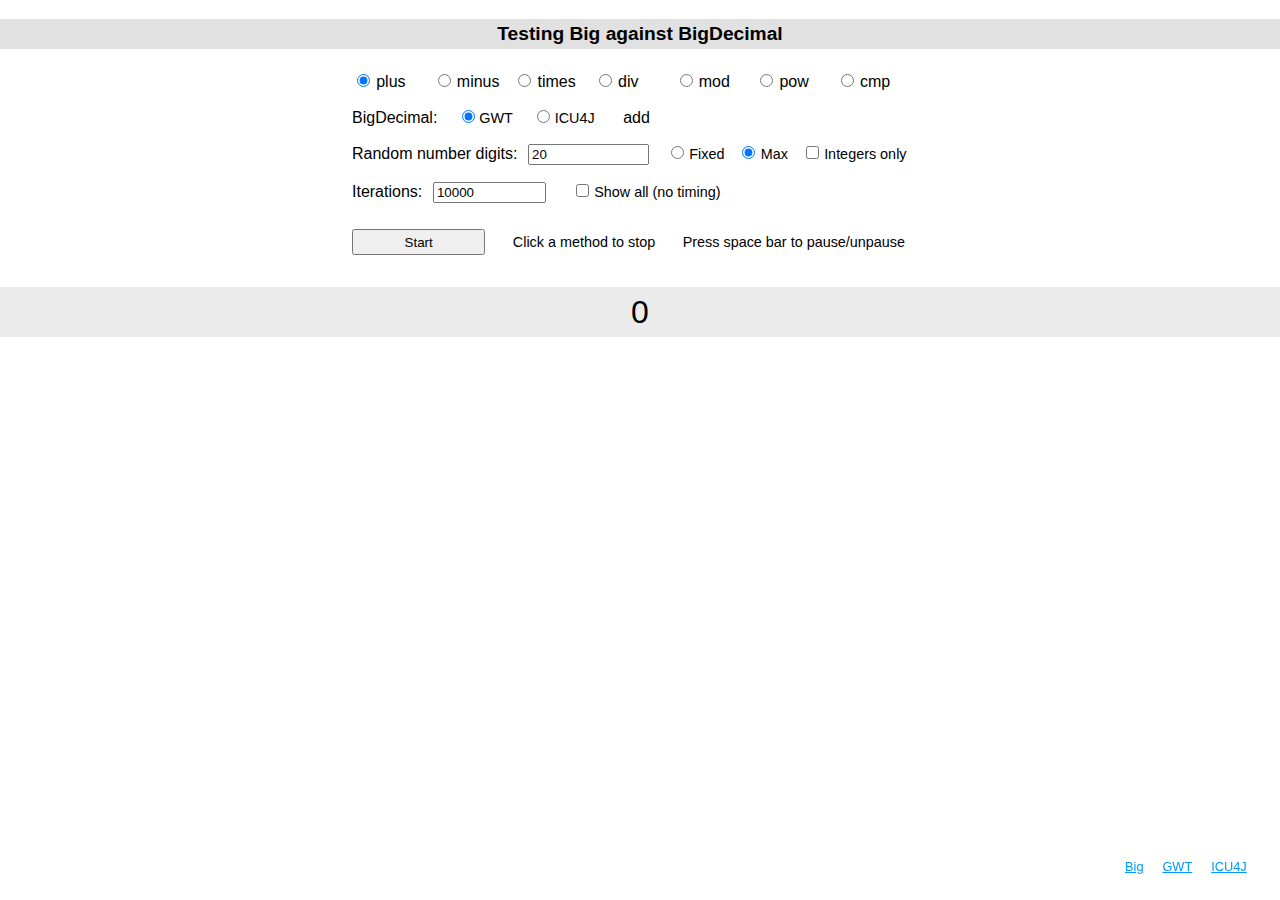
<file: scripts/big/perf/big-vs-bigdecimal.html>
<!DOCTYPE html>
<html lang='en'>
<head>
  <meta charset='utf-8' />
  <meta name="Author" content="M Mclaughlin">
  <title>Testing Big against BigDecimal</title>
  <style>
    body {margin: 0; padding: 0; font-family: Calibri, Arial, Sans-Serif;}
    div {margin: 1em 0;}
    h1, #counter {text-align: center; background-color: rgb(225, 225, 225);
        margin-top: 1em; padding: 0.2em; font-size: 1.2em;}
    a {color:  rgb(0, 153, 255); margin: 0 0.6em;}
    .links {position: fixed; bottom: 1em; right: 2em; font-size: 0.8em;}
    .form, #time {width: 36em; margin: 0 auto;}
    .form {text-align: left; margin-top: 1.4em;}
    .random input {margin-left: 1em;}
    .small {font-size: 0.9em;}
    .iterations input, .left {margin-left: 1.6em;}
    .info span {margin-left: 1.6em; font-size: 0.9em;}
    .info {margin-top: 1.6em;}
    .random input, .iterations input {margin-right: 0.3em;}
    .random label, .iterations label, .bigd label {font-size: 0.9em;
        margin-left: 0.1em;}
    .methods label {width: 3.25em; margin-left: 0.2em; display: inline-block;}
    .red {color: red; font-size: 1.1em; font-weight: bold;}
    button {width: 10em; height: 2em;}
    #dp, #r, #digits, #reps {margin-left: 0.8em;}
    #bigint {font-style: italic; display: none;}
    #gwt, #icu4j, #bd, #bigint {margin-left: 1.5em;}
    #division {display: none;}
    #counter {font-size: 2em; background-color: rgb(235, 235, 235);}
    #time {text-align: center;}
    #results {margin: 0 1.4em;}
  </style>
  <script src='../big.js'></script>
  <script src='./lib/bigdecimal_GWT/bigdecimal.js'></script>
</head>
<body>
  <h1>Testing Big against BigDecimal</h1>

  <div class='form'>

    <div class='methods'>
      <input type='radio' id=0 name=1/><label for=0>plus</label>
      <input type='radio' id=1 name=1/><label for=1>minus</label>
      <input type='radio' id=2 name=1/><label for=2>times</label>
      <input type='radio' id=3 name=1/><label for=3>div</label>
      <input type='radio' id=4 name=1/><label for=4>mod</label>
      <input type='radio' id=5 name=1/><label for=5>pow</label>
      <input type='radio' id=6 name=1/><label for=6>cmp</label>
    </div>

    <div class='bigd'>
      <span>BigDecimal:</span>
      <input type='radio' name=2 id='gwt' /><label for='gwt'>GWT</label>
      <input type='radio' name=2 id='icu4j' /><label for='icu4j'>ICU4J</label>
      <span id='bigint'>BigInteger</span>
      <span id='bd'>add</span>
    </div>

    <div class='random'>
      Random number digits:<input type='text' id='digits' size=12 />
      <input type='radio' name=3 id='fix' /><label for='fix'>Fixed</label>
      <input type='radio' name=3 id='max' /><label for='max'>Max</label>
      <input type='checkbox' id='int' /><label for='int'>Integers only</label>
    </div>

    <div id='division'>
      <span>Decimal places:<input type='text' id='dp' size=9 /></span>
      <span class='left'>Rounding:<select id='r'>
          <option>DOWN</option>
          <option>HALF_UP</option>
          <option>HALF_EVEN</option>
          <option>UP</option>
        </select></span>
    </div>

    <div class='iterations'>
      Iterations:<input type='text' id='reps' size=11 />
      <input type='checkbox' id='show'/><label for='show'>Show all (no timing)</label>
    </div>

    <div class='info'>
      <button id='start'>Start</button>
      <span>Click a method to stop</span>
      <span>Press space bar to pause/unpause</span>
    </div>

  </div>

  <div id='counter'>0</div>
  <div id='time'></div>
  <div id='results'></div>

  <div class='links'>
    <a href='https://github.com/MikeMcl/big.js' target='_blank'>Big</a>
    <a href='https://github.com/iriscouch/bigdecimal.js' target='_blank'>GWT</a>
    <a href='https://github.com/dtrebbien/BigDecimal.js/tree/' target='_blank'>ICU4J</a>
  </div>

  <script>

var i, complete, target, reps, time, prev, limit,
    maxDigits, isFixed, isIntOnly, decimalPlaces, rounding, calcTimeout,
    counterTimeout, script, isGWT, BigDecimal_GWT, BigDecimal_ICU4J,
    bdM, bdTotal, bnM, bnTotal,
    bdMs = ['add', 'subtract', 'multiply', 'divide', 'remainder', 'pow', 'compareTo'],
    bnMs = ['plus', 'minus', 'times', 'div', 'mod', 'pow', 'cmp'],
    numberOfMethods = bdMs.length,
    rnd = [1, 4, 6, 0],
    lastRounding = 1,
    pause = false,
    up = true,
    timingVisible = false,
    showAll = false,

    // EDIT DEFAULTS HERE

    DEFAULT_REPS = 10000,
    DEFAULT_DIGITS = 20,
    DEFAULT_DECIMAL_PLACES = 20,
    DEFAULT_ROUNDING = 1,
    MAX_POWER = 20,
    CHANCE_NEGATIVE = 0.5,   // 0 (never) to 1 (always)
    CHANCE_INTEGER = 0.2,    // 0 (never) to 1 (always)
    MAX_RANDOM_EXPONENT = 100,
    PAUSE_KEY = 32,          // Space-bar
    ICU4J_URL = './lib/bigdecimal_ICU4J/BigDecimal-all-last.js',

    //////////////////////

    $ = function (id) {return document.getElementById(id)},
    $INPUTS = document.getElementsByTagName('input'),
    $BD = $('bd'),
    $BIGINT = $('bigint'),
    $DIGITS = $('digits'),
    $GWT = $('gwt'),
    $ICU4J = $('icu4j'),
    $FIX = $('fix'),
    $MAX = $('max'),
    $INT = $('int'),
    $DIV = $('division'),
    $DP = $('dp'),
    $R = $('r'),
    $REPS = $('reps'),
    $SHOW = $('show'),
    $START = $('start'),
    $COUNTER = $('counter'),
    $TIME = $('time'),
    $RESULTS = $('results'),

    // Get random number in normal notation.
    getRandom = function () {
        var z,
            i = 0,
            // n is the number of digits - 1
            n = isFixed ? maxDigits - 1 : Math.random() * (maxDigits || 1) | 0,
            r = ( Math.random() * 10 | 0 ) + '';

        if (n) {

            if (r == '0')
                r = isIntOnly ? ( ( Math.random() * 9 | 0 ) + 1 ) + '' : (z = r + '.');

            for ( ; i++ < n; r += Math.random() * 10 | 0 ){}

            if (!z && !isIntOnly && Math.random() > CHANCE_INTEGER) {
                r = r.slice( 0, i = (Math.random() * n | 0) + 1 ) +
                    '.' + r.slice(i);
            }
        }

        // Avoid division by zero error with division and modulo
        if ((bdM == 'divide' || bdM == 'remainder') && parseFloat(r) === 0)
            r = ( ( Math.random() * 9 | 0 ) + 1 ) + '';

        return Math.random() > CHANCE_NEGATIVE ? r : '-' + r;
    },

    // Get random number in exponential notation (if isIntOnly is false).
    // GWT BigDecimal BigInteger does not accept exponential notation.
    //getRandom = function () {
    //    var i = 0,
    //        // n is the number of significant digits - 1
    //        n = isFixed ? maxDigits - 1 : Math.random() * (maxDigits || 1) | 0,
    //        r = ( ( Math.random() * 9 | 0 ) + 1 ) + '';
    //
    //    for (; i++ < n; r += Math.random() * 10 | 0 ){}
    //
    //    if ( !isIntOnly ) {
    //
    //        // Add exponent.
    //        r += 'e' + ( Math.random() > 0.5 ? '+' : '-' ) +
    //          ( Math.random() * MAX_RANDOM_EXPONENT | 0 );
    //    }
    //
    //    return Math.random() > CHANCE_NEGATIVE ? r : '-' + r
    //},

    showTimings = function () {
        var i, bdS, bnS,
            sp = '',
            r = bnTotal < bdTotal
              ? (bnTotal ? bdTotal / bnTotal : bdTotal)
              : (bdTotal ? bnTotal / bdTotal : bnTotal);

        bdS = 'BigDecimal: ' + (bdTotal || '<1');
        bnS = 'Big: ' + (bnTotal || '<1');

        $TIME.innerHTML =
            'No mismatches<div>' + bdS + ' ms<br>' + bnS + ' ms</div>' +
                ((r = parseFloat(r.toFixed(1))) > 1
                    ? 'Big' + (bnTotal < bdTotal ? '' : 'Decimal') + ' was ' +
                      r + ' times faster'
                    : 'Times approximately equal');
    },

    clear = function () {
        clearTimeout(calcTimeout);
        clearTimeout(counterTimeout);

        $COUNTER.style.textDecoration = 'none';
        $COUNTER.innerHTML = '0';
        $TIME.innerHTML = $RESULTS.innerHTML = '';
        $START.innerHTML = 'Start';
    },

    begin = function () {
        var i;
        clear();

        target = +$REPS.value;
        if (!(target > 0)) return;

        $START.innerHTML = 'Restart';

        i = +$DIGITS.value;
        $DIGITS.value = maxDigits = i && isFinite(i) ? i : DEFAULT_DIGITS;

        for (i = 0; i < numberOfMethods; i++) {
            if ($INPUTS[i].checked) {
                bnM = bnMs[$INPUTS[i].id];
                bdM = bdMs[$INPUTS[i].id];
                break;
            }
        }

        if (bdM == 'divide') {
            i = +$DP.value;
            $DP.value = decimalPlaces = isFinite(i) ? i : DEFAULT_DECIMAL_PLACES;
            rounding = rnd[ Big.RM = $R.selectedIndex ];
            Big.DP = decimalPlaces;
        }

        isFixed = $FIX.checked;
        isIntOnly = $INT.checked;
        showAll = $SHOW.checked;

        BigDecimal = (isGWT = $GWT.checked)
            ? (isIntOnly ? BigInteger : BigDecimal_GWT)
            : BigDecimal_ICU4J;

        prev = limit = complete = bdTotal = bnTotal = 0;
        pause = false;

        reps = showAll ? 1 : 0.5;
        time = +new Date();

        setTimeout(updateCounter, 0);
    },

    updateCounter = function () {

        if (pause) {
            if (!timingVisible && !showAll) {
                showTimings();
                timingVisible = true;
            }
            counterTimeout = setTimeout(updateCounter, 50);
            return
        }

        $COUNTER.innerHTML = complete;

        if (complete < target) {
            if (timingVisible) {
                $TIME.innerHTML = '';
                timingVisible = false;
            }

            if (!showAll) {

                // Adjust reps so counter is updated every second-ish
                if (prev != reps) {

                    // reps too low
                    if (+new Date() - time < 1e3) {
                        prev = reps;

                        if (limit) {
                            reps += ((limit - reps) / 2);
                        } else {
                            reps *= 2;
                        }

                    // reps too high
                    } else {
                        limit = reps;
                        reps -= ((reps - prev) / 2);
                    }

                    reps = Math.floor(reps) || 1;
                    time = +new Date();
                }

                if (complete + reps > target) {
                    reps = target - complete;
                }
            }

            complete += reps;
            calcTimeout = setTimeout(calc, 0);

        // Finished - show timings summary
        } else {
            $START.innerHTML = 'Start';
            $COUNTER.style.textDecoration = 'underline';
            if (!showAll) {
                showTimings();
            }
        }
    },

    calc = function () {

        var start, bdT, bnT, bdR, bnR, pow_ys,
            xs = [reps],
            ys = [reps],
            bdRs = [reps],
            bnRs = [reps];


        // GENERATE RANDOM OPERANDS

        for (i = 0; i < reps; i++) {
            xs[i] = getRandom();
        }

        if (bdM == 'pow') {

            // GWT BigDecimal and Big pow argument must be Number type and integer
            for (i = 0; i < reps; i++) {
                ys[i] = Math.floor(Math.random() * (MAX_POWER + 1));
            }

            // ICU4J pow argument must be a BigDecimal, and that must be passed a string
            if (!isGWT) {
                pow_ys = [reps];

                for (i = 0; i < reps; i++) {
                    pow_ys[i] = new BigDecimal(ys[i] + '');
                }
            }
        } else {
            for (i = 0; i < reps; i++) {
                ys[i] = getRandom();
            }
        }


        //********************************************************************//
        //************************** START TIMING ****************************//
        //********************************************************************//


        // BIGDECIMAL

        if (bdM == 'divide') {

            start = +new Date();
            for (i = 0; i < reps; i++) {
                bdRs[i] = new BigDecimal(xs[i])[bdM](new BigDecimal(ys[i]),
                    decimalPlaces, rounding);
            }
            bdT = +new Date() - start;

        } else if (bdM == 'pow') {

            if (isGWT) {

                start = +new Date();
                for (i = 0; i < reps; i++) {
                    bdRs[i] = new BigDecimal(xs[i])[bdM](ys[i]);
                }
                bdT = +new Date() - start;

            } else {

                start = +new Date();
                for (i = 0; i < reps; i++) {
                    bdRs[i] = new BigDecimal(xs[i])[bdM](pow_ys[i]);
                }
                bdT = +new Date() - start;

            }
        } else {

            start = +new Date();
            for (i = 0; i < reps; i++) {
                bdRs[i] = new BigDecimal(xs[i])[bdM](new BigDecimal(ys[i]));
            }
            bdT = +new Date() - start;

        }


        // BIG

        if (bdM == 'pow') {

            start = +new Date();
            for (i = 0; i < reps; i++) {
                bnRs[i] = new Big(xs[i])[bnM](ys[i]);
            }
            bnT = +new Date() - start;

        } else {

            start = +new Date();
            for (i = 0; i < reps; i++) {
                bnRs[i] = new Big(xs[i])[bnM](new Big(ys[i]));
            }
            bnT = +new Date() - start;

        }


        //********************************************************************//
        //**************************** END TIMING ****************************//
        //********************************************************************//


        // CHECK FOR MISMATCHES

        for (i = 0; i < reps; i++) {
            // Ensure non-exponential notation
            bnR = bnRs[i].toFixed();

            // Remove any trailing zeros from BigDecimal result
            if (isGWT) {
                bdR = bdM == 'compareTo' || isIntOnly
                    ? bdRs[i].toString()
                    : bdRs[i].stripTrailingZeros().toPlainString();
            } else {

                // No toPlainString() or stripTrailingZeros() in ICU4J
                bdR = bdRs[i].toString();

                if (bdR.indexOf('.') != -1) {
                    bdR = bdR.replace(/\.?0+$/, '');
                }
            }

            if (bdR !== bnR) {

                $RESULTS.innerHTML =
                    '<span class="red">Breaking on first mismatch:</span>' +
                    '<br><br>' +xs[i] + '<br>' + bnM + '<br>' + ys[i] +
                    '<br><br>BigDecimal<br>' + bdR + '<br>' + bnR + '<br>Big';

                if (bdM == 'divide') {
                    $RESULTS.innerHTML += '<br><br>Decimal places: ' +
                        decimalPlaces + '<br>Rounding mode: ' + rounding;
                }
                return;
            } else if (showAll) {
                $RESULTS.innerHTML = xs[i] + '<br>' + bnM + '<br>' + ys[i] +
                '<br><br>BigDecimal<br>' + bdR + '<br>' + bnR + '<br>Big';
            }
        }

        bdTotal += bdT;
        bnTotal += bnT;

        updateCounter();
    };


// EVENT HANDLERS

document.onkeyup = function (evt) {
    evt = evt || window.event;
    if ((evt.keyCode || evt.which) == PAUSE_KEY) {
        up = true;
    }
};
document.onkeydown = function (evt) {
    evt = evt || window.event;
    if (up && (evt.keyCode || evt.which) == PAUSE_KEY) {
        pause = !pause;
        up = false;
    }
};

// Big methods' radio buttons' event handlers
for (i = 0; i < numberOfMethods; i++) {
    $INPUTS[i].checked = false;
    $INPUTS[i].disabled = false;
    $INPUTS[i].onclick = function () {
        clear();
        lastRounding = $R.options.selectedIndex;
        $DIV.style.display = 'none';
        bnM = bnMs[this.id];
        $BD.innerHTML = bdM = bdMs[this.id];
    };
}
$INPUTS[3].onclick = function () {
    clear();
    $R.options.selectedIndex = lastRounding;
    $DIV.style.display = 'block';
    bnM = bnMs[this.id];
    $BD.innerHTML = bdM = bdMs[this.id];
};

// Show/hide BigInteger and disable/un-disable division accordingly as BigInteger
// throws an exception if division gives "no exact representable decimal result"
$INT.onclick = function () {
    if (this.checked && $GWT.checked) {
        if ($INPUTS[3].checked) {
            $INPUTS[3].checked = false;
            $INPUTS[0].checked = true;
            $BD.innerHTML = bdMs[$INPUTS[0].id];
            $DIV.style.display = 'none';
        }
        $INPUTS[3].disabled = true;
        $BIGINT.style.display = 'inline';
    } else {
        $INPUTS[3].disabled = false;
        $BIGINT.style.display = 'none';
    }
};
$ICU4J.onclick = function () {
    $INPUTS[3].disabled = false;
    $BIGINT.style.display = 'none';
};
$GWT.onclick = function () {
    if ($INT.checked) {
        if ($INPUTS[3].checked) {
            $INPUTS[3].checked = false;
            $INPUTS[0].checked = true;
            $BD.innerHTML = bdMs[$INPUTS[0].id];
            $DIV.style.display = 'none';
        }
        $INPUTS[3].disabled = true;
        $BIGINT.style.display = 'inline';
    }
};

Big.DP = 20;
Big.RM = 1;

// Set defaults
$MAX.checked = $INPUTS[0].checked = $GWT.checked = true;
$SHOW.checked = $INT.checked = false;
$REPS.value = DEFAULT_REPS;
$DIGITS.value = DEFAULT_DIGITS;
$DP.value = DEFAULT_DECIMAL_PLACES;
$R.option = DEFAULT_ROUNDING;

BigDecimal_GWT = BigDecimal;
BigDecimal = undefined;

// Load ICU4J BigDecimal
script = document.createElement("script");
script.src = ICU4J_URL;
script.onload = script.onreadystatechange = function () {
    if (!script.readyState || /loaded|complete/.test(script.readyState)) {
        script = null;
        BigDecimal_ICU4J = BigDecimal;
        $START.onmousedown = begin;
    }
};
document.getElementsByTagName("head")[0].appendChild(script);



/*

NOTES:


ICU4J
=====
IBM java package: com.ibm.icu.math
pow's argument must be a BigDecimal.
Among other differences, doesn't have .toPlainString() or .stripTrailingZeros().
Exports BigDecimal only.
Much faster than gwt on Firefox, on Chrome it varies with the method.


GWT
===
Java standard class library: java.math.BigDecimal

Exports:
  RoundingMode
  MathContext
  BigDecimal
  BigInteger

BigDecimal properties:
  ROUND_CEILING
  ROUND_DOWN
  ROUND_FLOOR
  ROUND_HALF_DOWN
  ROUND_HALF_EVEN
  ROUND_HALF_UP
  ROUND_UNNECESSARY
  ROUND_UP
  __init__
  valueOf
  log
  logObj
  ONE
  TEN
  ZERO

BigDecimal instance properties/methods:
( for (var i in new BigDecimal('1').__gwt_instance.__gwtex_wrap) {...} )

  byteValueExact
  compareTo
  doubleValue
  equals
  floatValue
  hashCode
  intValue
  intValueExact
  max
  min
  movePointLeft
  movePointRight
  precision
  round
  scale
  scaleByPowerOfTen
  shortValueExact
  signum
  stripTrailingZeros
  toBigInteger
  toBigIntegerExact
  toEngineeringString
  toPlainString
  toString
  ulp
  unscaledValue
  longValue
  longValueExact
  abs
  add
  divide
  divideToIntegralValue
  multiply
  negate
  plus
  pow
  remainder
  setScale
  subtract
  divideAndRemainder

*/

  </script>
</body>
</html>
</file>
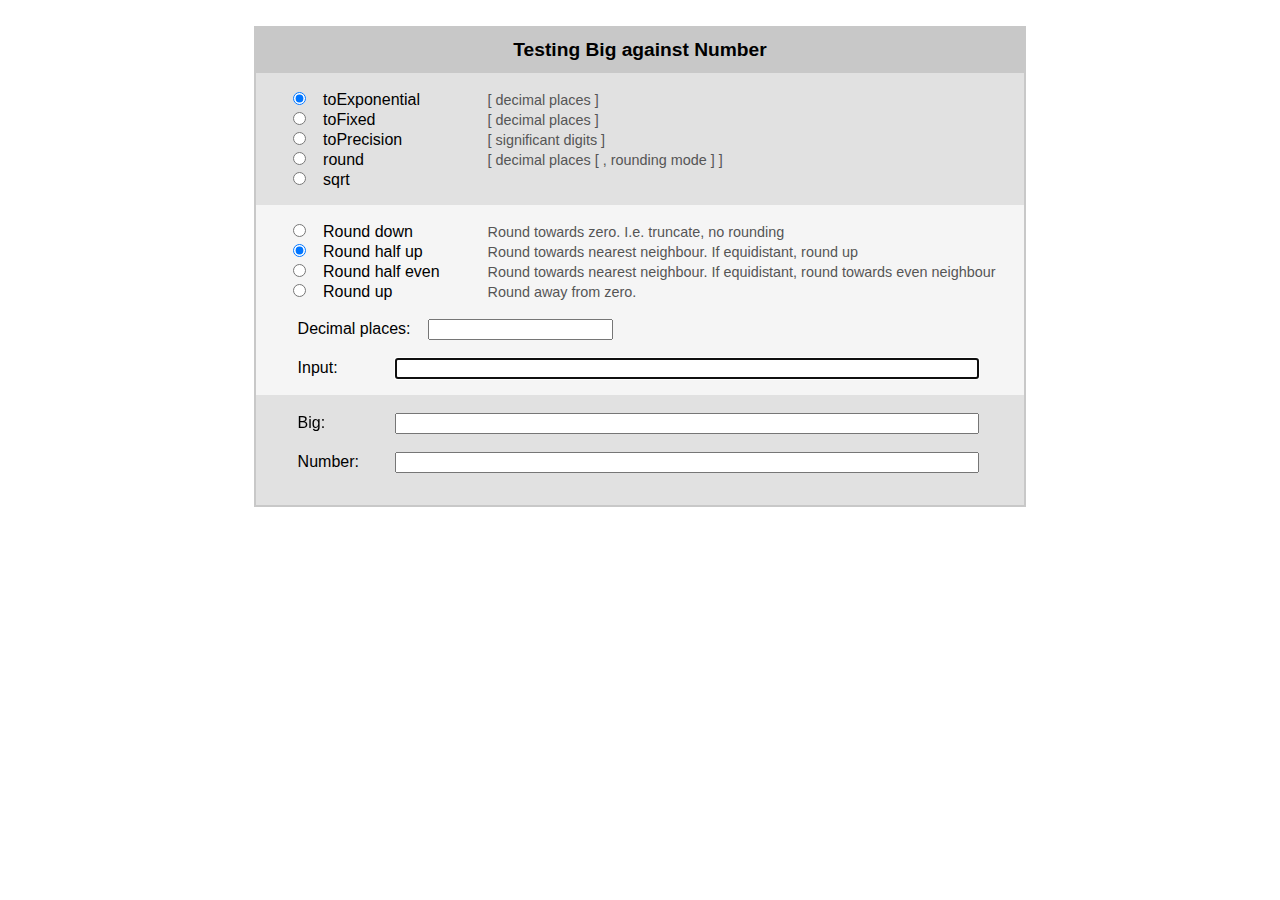
<file: scripts/big/test/browser/big-vs-number.html>
<!DOCTYPE html>
<html lang='en'>
<head>
  <meta charset='utf-8' />
  <meta name="Author" content="M Mclaughlin">
  <title>Testing Big against Number</title>
  <style>
    body,ul,form,h1,div{margin:0;padding:0;}
    body{font-family:Calibri, Arial, Sans-Serif;}
    form{width:48em;border:2px solid #c8c8c8;margin:1.6em auto;}
    h1{text-align:center;font-size:1.2em;background-color:#c8c8c8;padding:.6em 0;}
    ul{list-style-type:none;color:#555;padding:1em 1em 0 2em;}
    .input,ul{background-color:#f5f5f5;}
    .input,.output{padding:0 1em 1em 2em;}
    .output,.methods{background-color:#e1e1e1;}
    .methods{padding-bottom:1em;}
    .output{padding-bottom:2em;}
    .size{width:80%;}
    label{width:10em;color:#000;margin-left:.6em;display:inline-block;}
    span{font-size:.9em;}
    .arg,.result,.dp{width:5em;margin-right:.8em;margin-top:1.2em;}
    .dp{width:auto;}
    .code{width:60em;font-family:Courier New, Courier, monospace;font-size:.8em;margin:0 auto;}
  </style>
  <script src='../../big.js'></script>
</head>
<body>
  <form>
    <h1>Testing Big against Number</h1>
    <ul class='methods'>
      <li>
        <input type='radio' id='toExponential' name=1/>
        <label for='toExponential'>toExponential</label>
        <span>[ decimal places ]</span>
      </li>
      <li>
        <input type='radio' id='toFixed' name=1/>
        <label for='toFixed'>toFixed</label>
        <span>[ decimal places ]</span>
      </li>
      <li>
        <input type='radio' id='toPrecision' name=1/>
        <label for='toPrecision'>toPrecision</label>
        <span>[ significant digits ]</span>
      </li>
      <li>
        <input type='radio' id='round' name=1/>
        <label for='round'>round</label>
        <span>[ decimal places [ , rounding mode ] ]</span>
      </li>
      <li>
        <input type='radio' id='sqrt' name=1/>
        <label for='sqrt'>sqrt</label>
      </li>
    </ul>
    <ul id='roundings'>
      <li>
        <input type='radio' id=0 name=2/>
        <label for=0 >Round down</label>
        <span>Round towards zero. I.e. truncate, no rounding</span>
      </li>
      <li>
        <input type='radio' id=1 name=2/>
        <label for=1 >Round half up</label>
        <span>Round towards nearest neighbour. If equidistant, round up</span>
      </li>
      <li>
        <input type='radio' id=2 name=2/>
        <label for=2 >Round half even</label>
        <span>Round towards nearest neighbour. If equidistant, round towards even neighbour</span>
      </li>
      <li>
        <input type='radio' id=3 name=2/>
        <label for=3 >Round up</label>
        <span>Round away from zero.</span>
      </li>
    </ul>

    <div class='input'>
      <div class='dpDiv'>
        <label class='dp' id='dpLabel' for='dp'>Decimal places:</label>
        <input type='text' id='dp' name='dp' size=20 />
      </div>
      <label class='arg' for='input'>Input:</label>
      <input class='size' type='text' id='input' name='input' />
    </div>

    <div class='output'>
      <label class='result' for='big'>Big:</label>
      <input class='size' type='text' id='big' name='big' readonly />
      <div id='number'>
        <label class='result' for='num'>Number:</label>
        <input class='size' type='text' id='num' name='num' readonly />
      </div>
    </div>
  </form>
  <div class= 'code' id='code'></div>
  <script>
(function () {
    var i, lastFocus,
        d = document,
        $ = function (id) {return d.getElementById(id)},
        $input = $('input'),
        $dp = $('dp'),
        $dpLabel = $('dpLabel'),
        $num = $('num'),
        $big = $('big'),
        $number = $('number'),
        $roundings = $('roundings'),
        $code = $('code'),
        $inputs = d.getElementsByTagName('input');

    function round() {
        var i, rb, method, mode, includeNumber, numVal,
            bigVal, isSqrt, oldDP, noDP,
            code = '',
            dp = ( $dp.value = $dp.value.replace(/\s+/g, '') ),
            input = ($input.value = $input.value.replace(/\s+/g, ''));

        if ( noDP = !/(^0$|^[1-9]\d*$)/.test(dp) ) {
            dp = ( $dp.value = '' );
        }

        if (input) {
            for (i = 0; i < 9; i++) {
                rb = $inputs[i];
                if (rb.checked) {
                    if (i < 5) method = rb.id;
                    else mode = rb.id;
                }
            }

            $num.value = $big.value = $code.innerHTML = '';
            isSqrt = method == 'sqrt';

            if (includeNumber = method != 'round') {
                try {
                    numVal = isSqrt
                        ? Math.sqrt(input)
                        : Number(input)[method]( noDP ? undefined : +dp );
                } catch(e) {
                    numVal = e;
                }

                if (isSqrt) {
                    if (!noDP) {
                        oldDP = Big.DP;
                        try {
                            Big.DP = +dp;
                        } catch(e) {
                            Big.DP = oldDP;
                            $big.value = e;
                            return;
                        }
                    }
                    code = 'Big.DP = ' + Big.DP;
                }
                Big.RM = +mode;
                if (code) code += '<br>';
                code += 'Big.RM = ' + mode;
            }

            code += "<br><br>Big('" + input + "')." + method + "(";

            if (!isSqrt) {
                if (method == 'round') {
                    if (noDP) {
                        noDP = dp = null;
                    }
                    code += dp + ", " + mode;
                } else code += dp;
            }

            code += ')<br><br>';

            if (includeNumber) {
                if (isSqrt) {
                    code += "Math.sqrt('" + input + "')";
                } else {
                    code += "Number('" + input + "')." + method + "(";
                    if (!noDP) code += dp;
                    code += ")";
                }
            }

            try {
                bigVal = new Big(input)[method]( noDP ? undefined : +dp, +mode);
            } catch(e) {
                bigVal = e;
            }

            setTimeout(function () {
                $big.value = bigVal;
                if (includeNumber) $num.value = numVal;
                $code.innerHTML = code;
            }, 100);

            if (window.console && console.log) {
                input = new Big(input);
                console.log('\nc: ' + input.c +
                            '\ne: ' + input.e +
                            '\ns: ' + input.s);
            }
        }
        lastFocus.focus();
    }

    oldDP = Big.DP = 20;
    Big.RM = 1;

    $input.value = $dp.value = $num.value = $big.value = '';
    setTimeout(function () {$input.focus()}, 0);

    for (i = 0; i < 9; i++) {
        $inputs[i].checked = false;

        $inputs[i].onclick = function () {
            if (this.id >= 0) {
                round();
            } else {
                $dpLabel.innerHTML = this.id == 'toPrecision'
                    ? 'Significant digits:'
                    : 'Decimal places:';
                $number.style.display = this.id == 'round'
                    ? 'none'
                    : 'block';
                $roundings.style.display = 'block';
                $dp.value = $big.value = $num.value = $code.innerHTML = '';
                lastFocus.focus();
            }
        };
    }

    $input.onfocus = $dp.onfocus = function () {
        lastFocus = this;
    };

    $inputs[0].checked = $inputs[6].checked = true;

    document.onkeypress = function (e) {
        if ((e || window.event).keyCode == 13) {
            round();
            return false;
        } else $num.value = $big.value = '';
    };
})();
  </script>
</body>
</html>
</file>
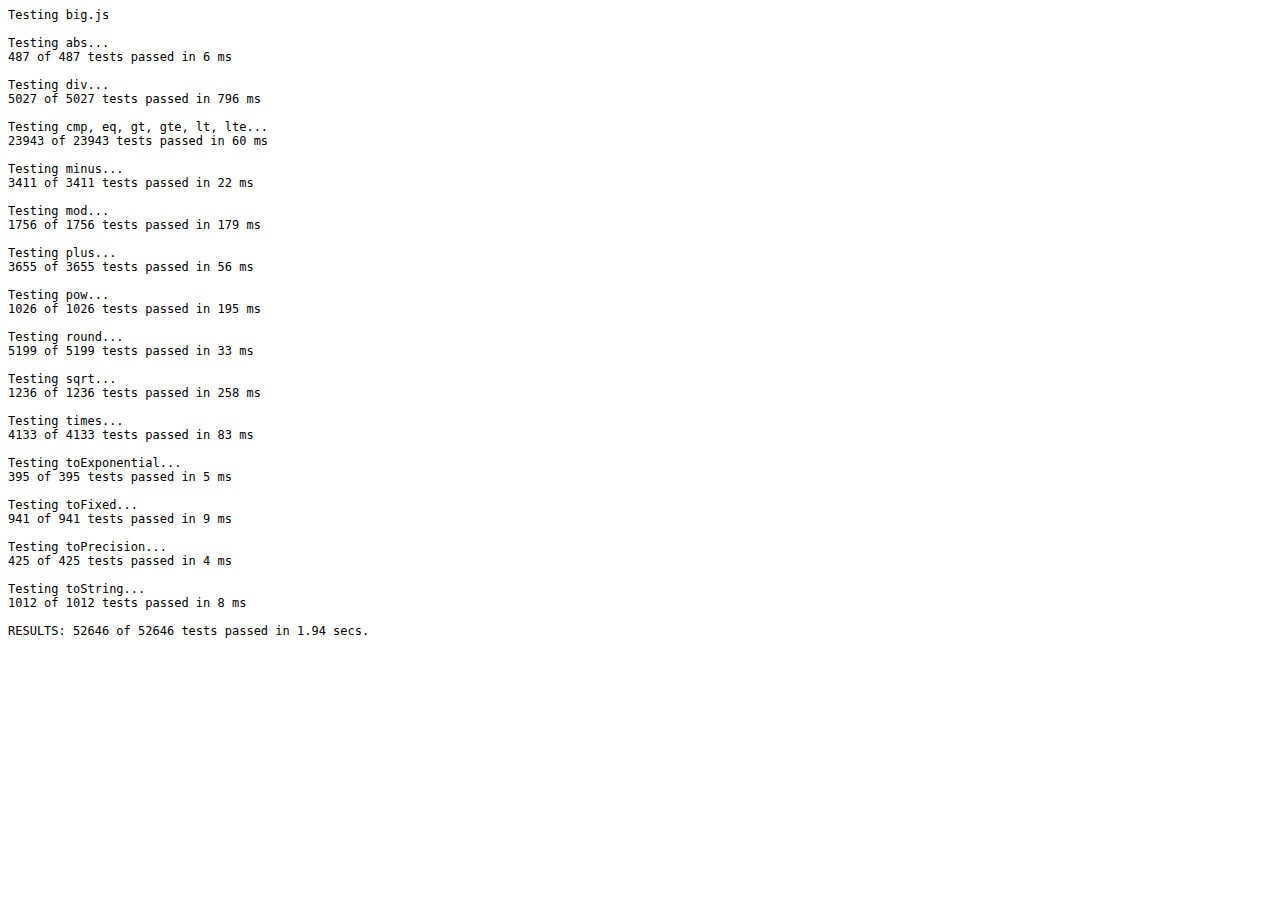
<file: scripts/big/test/browser/every-test.html>
<!DOCTYPE html>
<html lang='en'>
<head>
  <meta charset='utf-8' />
  <title>Testing big.js</title>
  <style> body {font-family: monospace; font-size: 12px; line-height: 14px;}</style>
  <script src='../../big.js'></script>
</head>
<body>
  <script>
  var arr,
      passed = 0,
      total = 0,
      i = 0,
      start = +new Date(),
      methods = [
        'abs',
        'div',
        'cmp',
        'minus',
        'mod',
        'plus',
        'pow',
        'round',
        'sqrt',
        'times',
        'toExponential',
        'toFixed',
        'toPrecision',
        'toString'
      ];

  function load() {
      var head = document.getElementsByTagName("head")[0],
          script = document.createElement("script");
      script.src = '../' + methods[i] + '.js';
      if (!methods[i++]) {
          document.body.innerHTML += '<br>RESULTS: ' + passed + ' of ' + total +
          ' tests passed in ' + ( (+new Date() - start) / 1000 ) + ' secs.<br>';
          document.body.scrollIntoView(false);
          return;
      }
      
      script.onload = script.onreadystatechange = function () {
          if (!script.readyState || /loaded|complete/.test(script.readyState)) {
              if (!count)  {
                  document.body.innerHTML +=
  '<br><span style="color: red">TEST SCRIPT FAILED - see error console.</span>';
              } else {
                  passed += count[0];
                  total += count[1];
              }
              head.removeChild(script);
              count = script = null;
              document.body.innerHTML += '<br>';
              document.body.scrollIntoView(false);
              setTimeout(load, 0);
          }
      };
      head.appendChild(script);
  }
  document.body.innerHTML += 'Testing big.js<br>';
  load();
  </script>
</body>
</html>
</file>
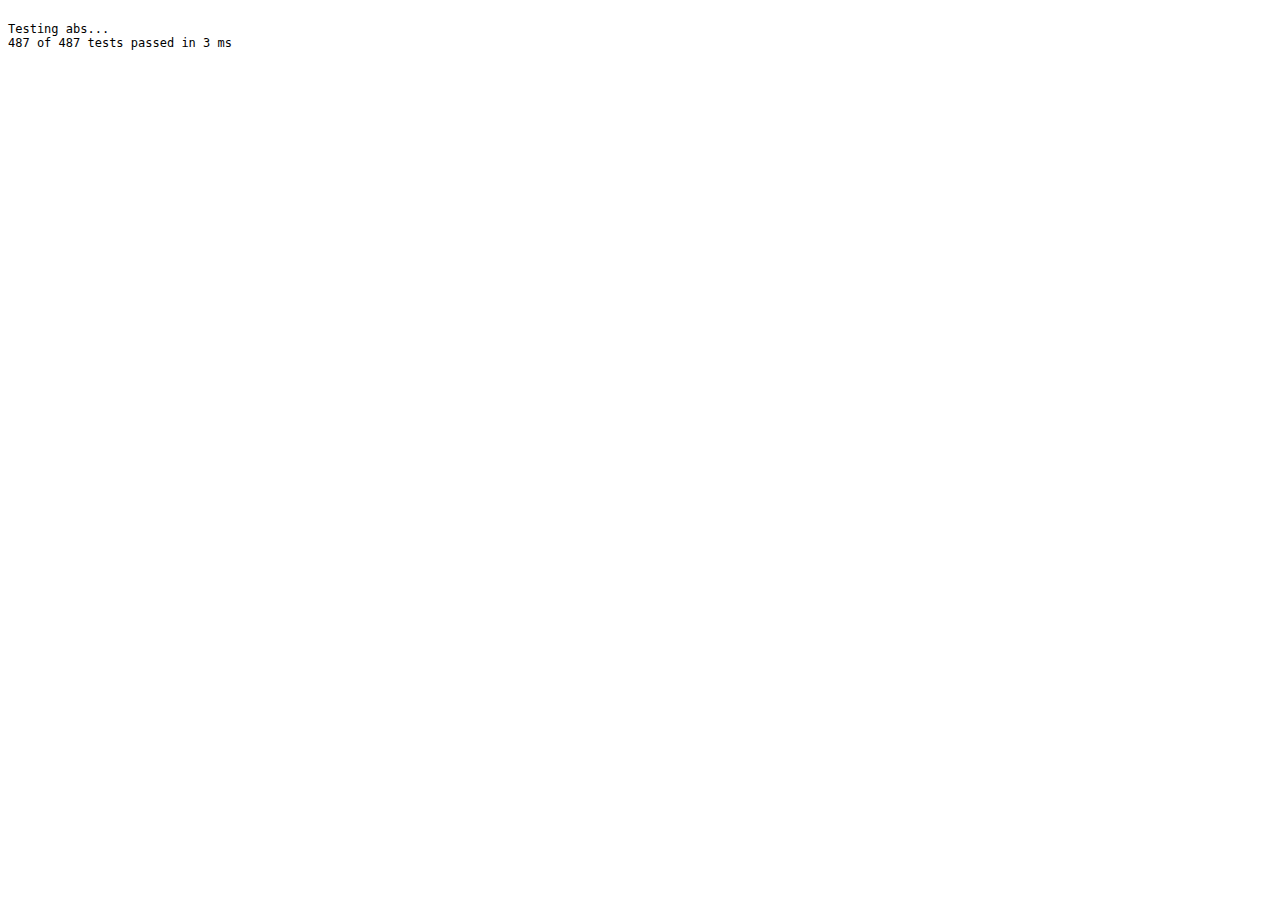
<file: scripts/big/test/browser/single-test.html>
<!DOCTYPE html>
<html lang='en'>
<head>
  <meta charset='utf-8' />
  <title>Testing big.js</title>
  <style> body {font-family: monospace; font-size: 12px; line-height: 14px;}</style>
  <script src='../../big.js'></script>
</head>
<body>
  <script src='../abs.js'></script>
  <!-- <script src='../cmp.js'></script>           -->
  <!-- <script src='../div.js'></script>           -->
  <!-- <script src='../minus.js'></script>         -->
  <!-- <script src='../mod.js'></script>           -->
  <!-- <script src='../plus.js'></script>          -->
  <!-- <script src='../pow.js'></script>           -->
  <!-- <script src='../round.js'></script>         -->
  <!-- <script src='../sqrt.js'></script>          -->
  <!-- <script src='../times.js'></script>         -->
  <!-- <script src='../toExponential.js'></script> -->
  <!-- <script src='../toFixed.js'></script>       -->
  <!-- <script src='../toPrecision.js'></script>   -->
  <!-- <script src='../toString.js'></script>      -->

</body>
</html>
</file>
